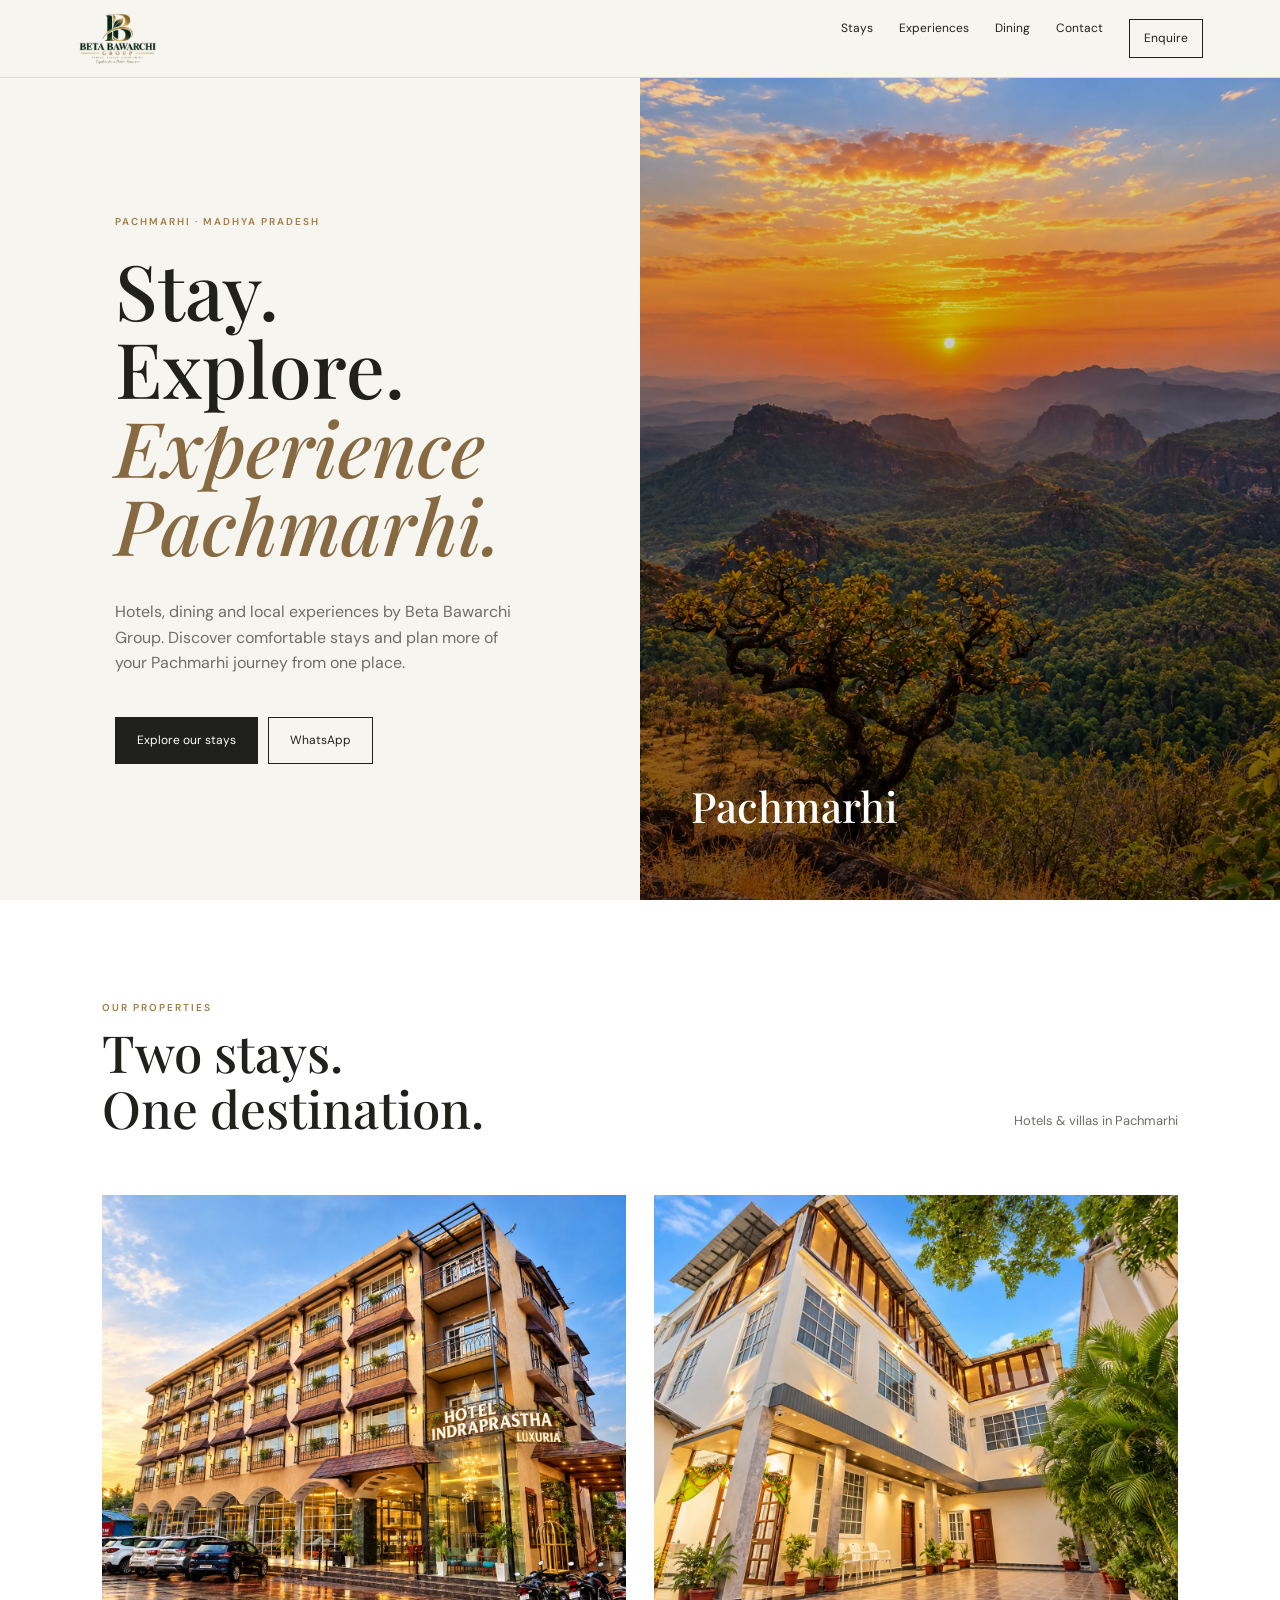
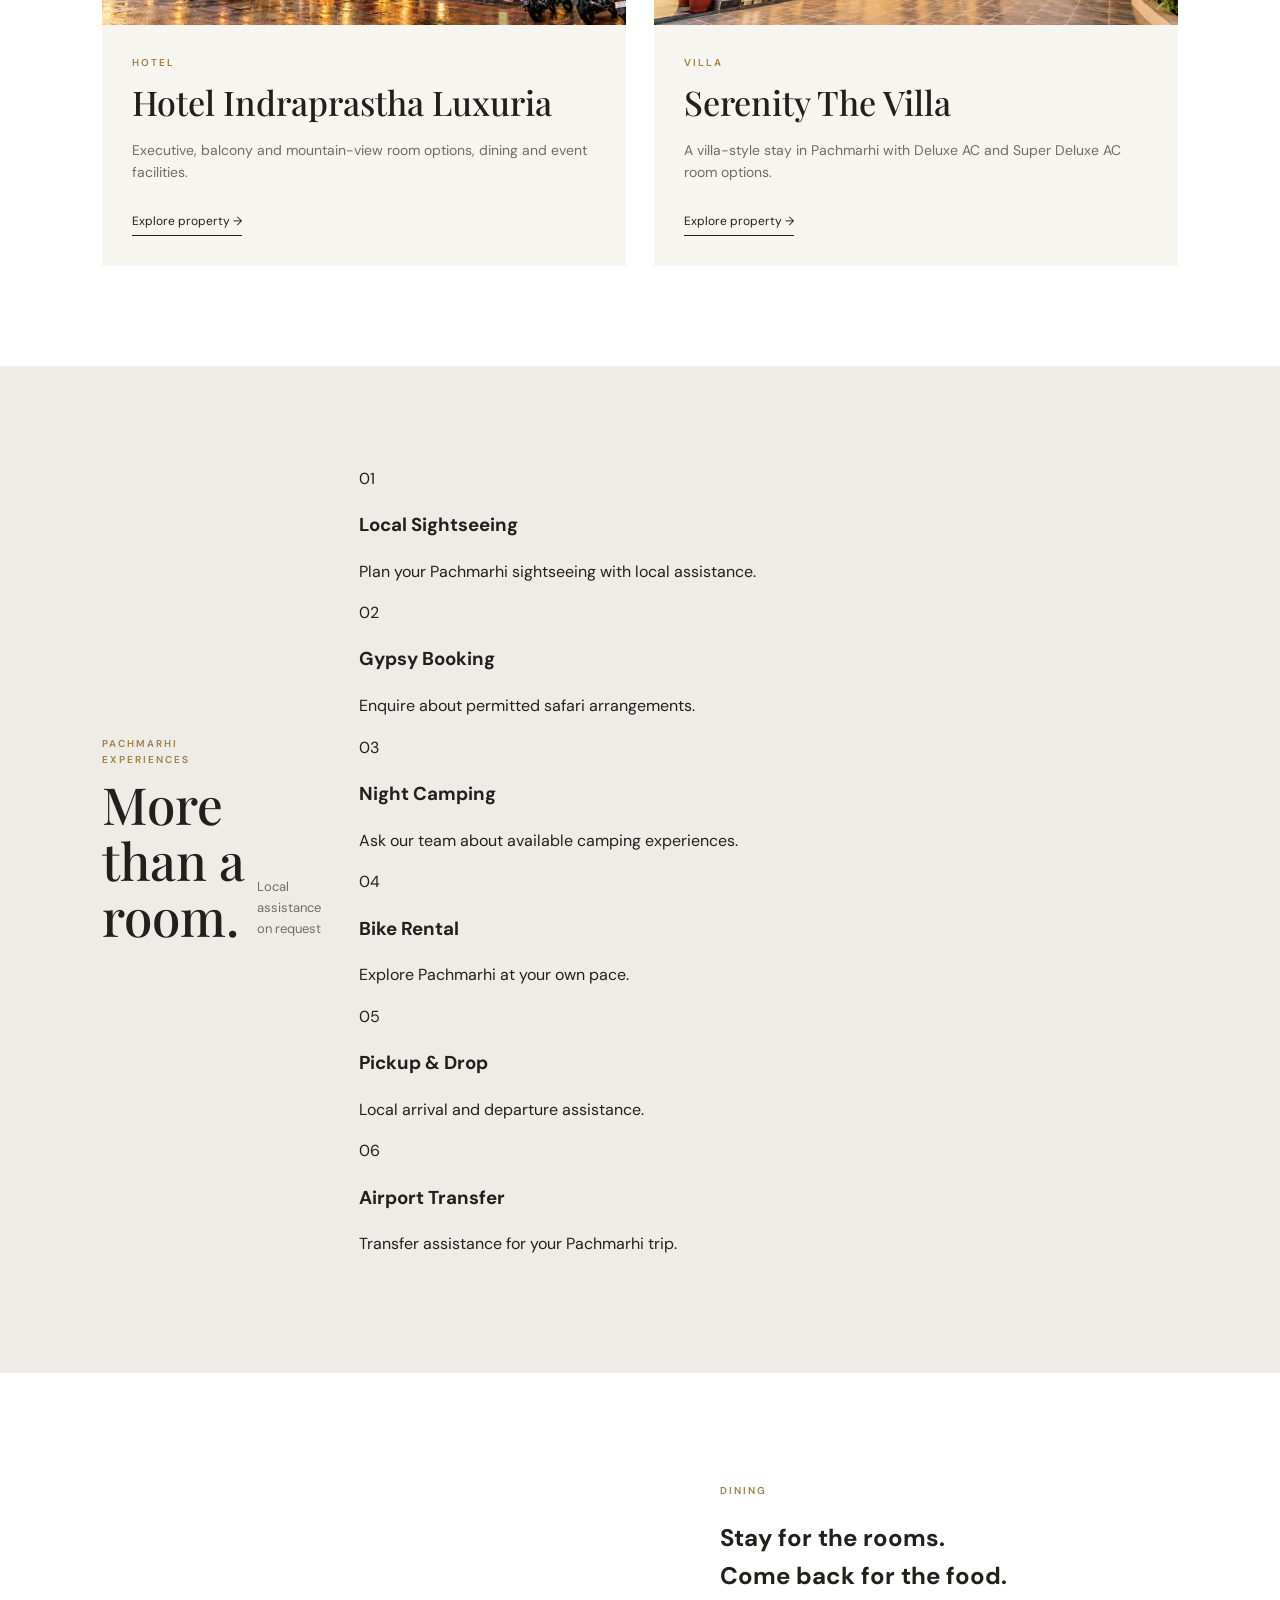
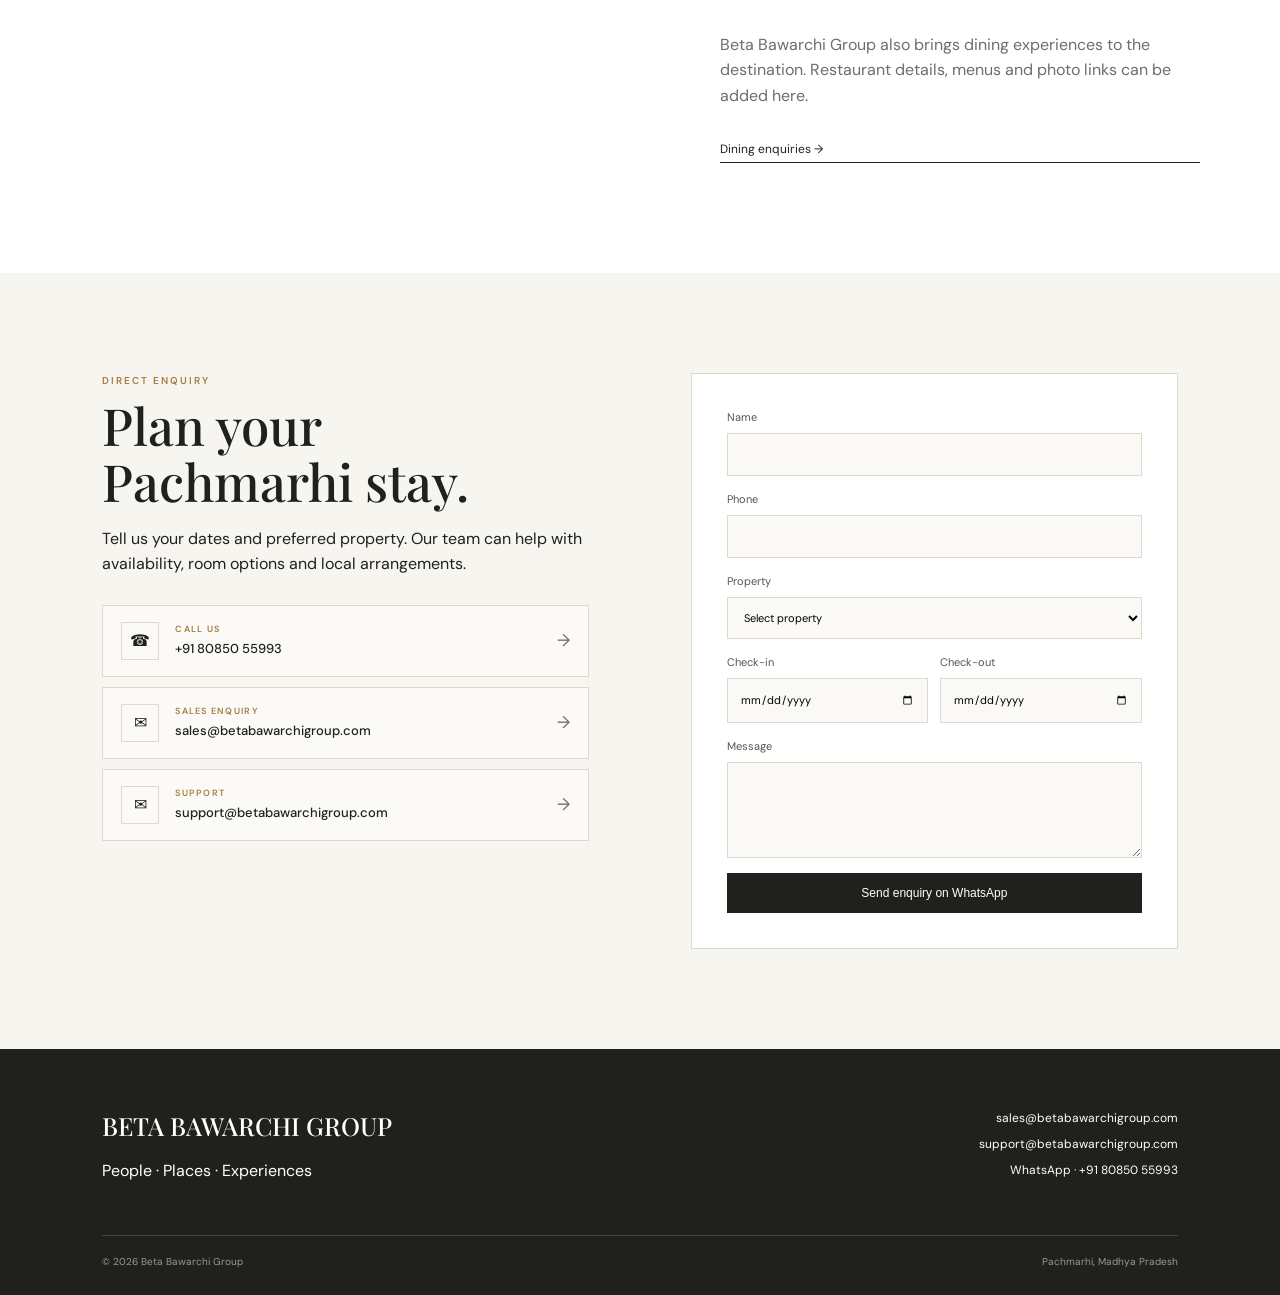
<file: index.html>
<!doctype html>
<html lang="en">

<head>

    <meta charset="utf-8">

    <meta
        name="viewport"
        content="width=device-width, initial-scale=1"
    >

    <title>
        Hotels in Pachmarhi, Madhya Pradesh | Beta Bawarchi Group
    </title>

    <meta
        name="description"
        content="Hotels and stays in Pachmarhi, Madhya Pradesh with Beta Bawarchi Group. Explore Hotel Indraprastha Luxuria, Serenity The Villa, dining and local experiences."
    >

    <meta
        name="robots"
        content="index,follow"
    >

    <link
        rel="canonical"
        href="https://betabawarchigroup.com/"
    >
    <script type="application/ld+json">
{
  "@context": "https://schema.org",
  "@type": "Organization",
  "name": "Beta Bawarchi Group",
  "url": "https://betabawarchigroup.com/",
  "logo": "https://betabawarchigroup.com/images/logo.png",
  "email": "sales@betabawarchigroup.com",
  "telephone": "+91-80850-55993",
  "address": {
    "@type": "PostalAddress",
    "addressLocality": "Pachmarhi",
    "addressRegion": "Madhya Pradesh",
    "postalCode": "461881",
    "addressCountry": "IN"
  }
}
</script>


    <!-- =====================================================
         GOOGLE FONTS
    ====================================================== -->

    <link
        rel="preconnect"
        href="https://fonts.googleapis.com"
    >

    <link
        rel="preconnect"
        href="https://fonts.gstatic.com"
        crossorigin
    >

    <link
        href="https://fonts.googleapis.com/css2?family=DM+Sans:wght@400;500;600&family=Playfair+Display:wght@500;600&display=swap"
        rel="stylesheet"
    >


    <!-- =====================================================
         MAIN CSS
    ====================================================== -->

    <link
        rel="stylesheet"
        href="styles.css"
    >

</head>


<body>


    <!-- =====================================================
         HEADER
    ====================================================== -->

    <header class="header">

        <a
            class="brand"
            href="/"
        >

            <img
                src="images/logo.png"
                alt="Beta Bawarchi Group"
                class="brand-logo"
            >

        </a>


        <!-- Navigation -->

        <nav class="nav">

            <a href="#properties">
                Stays
            </a>

            <a href="experiences/">
                Experiences
            </a>

            <a href="#dining">
                Dining
            </a>

            <a href="#contact">
                Contact
            </a>

            <a
                class="cta"
                href="#enquiry"
            >
                Enquire
            </a>

        </nav>

    </header>



    <!-- =====================================================
         MAIN CONTENT
    ====================================================== -->

    <main>


        <!-- =================================================
             HERO SECTION
        ================================================== -->

        <section class="hero">


            <div class="hero-copy">

                <div class="eyebrow">
                    PACHMARHI · MADHYA PRADESH
                </div>


                <h1>

                    Stay. Explore.<br>

                    <em>
                        Experience Pachmarhi.
                    </em>

                </h1>


                <p>
                    Hotels, dining and local experiences by Beta
                    Bawarchi Group. Discover comfortable stays and
                    plan more of your Pachmarhi journey from one place.
                </p>


                <div class="buttons">


                    <a
                        class="btn dark"
                        href="#properties"
                    >
                        Explore our stays
                    </a>


                    <a
                        class="btn"
                        href="https://wa.me/918085055993?text=Hello%20Beta%20Bawarchi%20Group%2C%20I%20would%20like%20to%20make%20a%20booking%20enquiry."
                        target="_blank"
                    >
                        WhatsApp
                    </a>


                </div>

            </div>


            <!-- Hero Image -->

             <div class="hero-img">

    <div
        class="hero-slide active"
        style="background-image: url('images/Hero-slide/Destination-1-web.webp');"
    ></div>

    <div
        class="hero-slide"
        style="background-image: url('images/Hero-slide/Destination-2-web.webp');"
    ></div>

    <div
        class="hero-slide"
        style="background-image: url('images/Hero-slide/Destination-3-web.webp');"
    ></div>

    <span>
        Pachmarhi
    </span>

</div>

        </section>



        <!-- =================================================
             OUR PROPERTIES
        ================================================== -->

        <section
            class="section white"
            id="properties"
        >


            <div class="section-head">


                <div>

                    <div class="kicker">
                        OUR PROPERTIES
                    </div>


                    <h2>
                        Two stays.<br>
                        One destination.
                    </h2>

                </div>


                <p>
                    Hotels & villas in Pachmarhi
                </p>


            </div>



            <div class="property-grid">


                <!-- =================================================
                     HOTEL INDRAPRASTHA
                ================================================== -->

                <article class="property-card">


                    <div class="card-img indraprastha"></div>


                    <div class="card-body">


                        <div class="kicker">
                            HOTEL
                        </div>


                        <h3>
                            Hotel Indraprastha Luxuria
                        </h3>


                        <p>
                            Executive, balcony and mountain-view
                            room options, dining and event facilities.
                        </p>


                        <a
                            class="link"
                            href="hotel-indraprastha-pachmarhi/"
                        >
                            Explore property →
                        </a>


                    </div>


                </article>



                <!-- =================================================
                     SERENITY THE VILLA
                ================================================== -->

                <article class="property-card">


                    <div class="card-img serenity"></div>


                    <div class="card-body">


                        <div class="kicker">
                            VILLA
                        </div>


                        <h3>
                            Serenity The Villa
                        </h3>


                        <p>
                            A villa-style stay in Pachmarhi with
                            Deluxe AC and Super Deluxe AC room options.
                        </p>


                        <a
                            class="link"
                            href="serenity-the-villa-pachmarhi/"
                        >
                            Explore property →
                        </a>


                    </div>


                </article>


            </div>


        </section>



        <!-- =================================================
             PACHMARHI EXPERIENCES
        ================================================== -->

        <section
            class="section experiences"
            id="experiences"
        >


            <div class="section-head">


                <div>

                    <div class="kicker">
                        PACHMARHI EXPERIENCES
                    </div>


                    <h2>
                        More than a room.
                    </h2>

                </div>


                <p>
                    Local assistance on request
                </p>


            </div>



            <div class="experience-grid">


                <!-- Experience 01 -->

                <div class="experience">

                    <span>
                        01
                    </span>


                    <h3>
                        Local Sightseeing
                    </h3>


                    <p>
                        Plan your Pachmarhi sightseeing with
                        local assistance.
                    </p>

                </div>



                <!-- Experience 02 -->

                <div class="experience">

                    <span>
                        02
                    </span>


                    <h3>
                        Gypsy Booking
                    </h3>


                    <p>
                        Enquire about permitted safari arrangements.
                    </p>

                </div>



                <!-- Experience 03 -->

                <div class="experience">

                    <span>
                        03
                    </span>


                    <h3>
                        Night Camping
                    </h3>


                    <p>
                        Ask our team about available camping
                        experiences.
                    </p>

                </div>



                <!-- Experience 04 -->

                <div class="experience">

                    <span>
                        04
                    </span>


                    <h3>
                        Bike Rental
                    </h3>


                    <p>
                        Explore Pachmarhi at your own pace.
                    </p>

                </div>



                <!-- Experience 05 -->

                <div class="experience">

                    <span>
                        05
                    </span>


                    <h3>
                        Pickup & Drop
                    </h3>


                    <p>
                        Local arrival and departure assistance.
                    </p>

                </div>



                <!-- Experience 06 -->

                <div class="experience">

                    <span>
                        06
                    </span>


                    <h3>
                        Airport Transfer
                    </h3>


                    <p>
                        Transfer assistance for your Pachmarhi trip.
                    </p>

                </div>


            </div>


        </section>



        <!-- =================================================
             DINING
        ================================================== -->

        <section
            class="dining"
            id="dining"
        >


            <div class="dining-img"></div>


            <div class="dining-copy">


                <div class="kicker">
                    DINING
                </div>


                <h2>
                    Stay for the rooms.<br>
                    Come back for the food.
                </h2>


                <p>
                    Beta Bawarchi Group also brings dining experiences
                    to the destination. Restaurant details, menus and
                    photo links can be added here.
                </p>


                <a
                    class="link"
                    href="mailto:sales@betabawarchigroup.com?subject=Dining%20Enquiry"
                >
                    Dining enquiries →
                </a>


            </div>


        </section>



        <!-- =================================================
             DIRECT ENQUIRY
        ================================================== -->

        <section
            class="section enquiry"
            id="enquiry"
        >


            <!-- Contact Information -->

            <div>


                <div class="kicker">
                    DIRECT ENQUIRY
                </div>


                <h2>
                    Plan your<br>
                    Pachmarhi stay.
                </h2>


                <p>
                    Tell us your dates and preferred property.
                    Our team can help with availability, room
                    options and local arrangements.
                </p>


                <div class="contact-actions">

    <a
        class="contact-action"
        href="tel:+918085055993"
    >
        <span class="contact-icon">☎</span>

        <span class="contact-action-text">
            <small>CALL US</small>
            <strong>+91 80850 55993</strong>
        </span>

        <span class="contact-arrow">→</span>
    </a>


    <a
        class="contact-action"
        href="mailto:sales@betabawarchigroup.com"
    >
        <span class="contact-icon">✉</span>

        <span class="contact-action-text">
            <small>SALES ENQUIRY</small>
            <strong>sales@betabawarchigroup.com</strong>
        </span>

        <span class="contact-arrow">→</span>
    </a>


    <a
        class="contact-action"
        href="mailto:support@betabawarchigroup.com"
    >
        <span class="contact-icon">✉</span>

        <span class="contact-action-text">
            <small>SUPPORT</small>
            <strong>support@betabawarchigroup.com</strong>
        </span>

        <span class="contact-arrow">→</span>
    </a>

     </div>
     </div>



            <!-- Booking Enquiry Form -->

            <form
                class="form"
                onsubmit="sendWhatsApp(event)"
            >


                <label>

                    Name

                    <input
                        id="name"
                        required
                    >

                </label>



                <label>

                    Phone

                    <input
                        id="phone"
                        required
                    >

                </label>



                <label>

                    Property

                    <select
                        id="property"
                        required
                    >

                        <option value="">
                            Select property
                        </option>


                        <option>
                            Hotel Indraprastha Luxuria
                        </option>


                        <option>
                            Serenity The Villa
                        </option>

                    </select>

                </label>



                <div class="two">


                    <label>

                        Check-in

                        <input
                            id="checkin"
                            type="date"
                            required
                        >

                    </label>


                    <label>

                        Check-out

                        <input
                            id="checkout"
                            type="date"
                            required
                        >

                    </label>


                </div>



                <label>

                    Message

                    <textarea
                        id="message"
                        rows="4"
                    ></textarea>

                </label>



                <button
                    class="btn dark full"
                >
                    Send enquiry on WhatsApp
                </button>


            </form>


        </section>


    </main>



    <!-- =====================================================
         FOOTER
    ====================================================== -->

    <footer
        class="footer"
        id="contact"
    >


        <!-- Footer Brand -->

        <div>


            <div class="footer-brand">
                BETA BAWARCHI GROUP
            </div>


            <p>
                People · Places · Experiences
            </p>


        </div>



        <!-- Footer Contact -->

        <div class="footer-contact">


            <a href="mailto:sales@betabawarchigroup.com">
                sales@betabawarchigroup.com
            </a>


            <a href="mailto:support@betabawarchigroup.com">
                support@betabawarchigroup.com
            </a>


            <a
                href="https://wa.me/918085055993"
                target="_blank"
            >
                WhatsApp · +91 80850 55993
            </a>


        </div>



        <!-- Footer Bottom -->

        <div class="footer-bottom">


            <span>
                © 2026 Beta Bawarchi Group
            </span>


            <span>
                Pachmarhi, Madhya Pradesh
            </span>


        </div>


    </footer>



    <!-- =====================================================
         JAVASCRIPT
    ====================================================== -->

    <script src="script.js"></script>


</body>

</html>
</file>
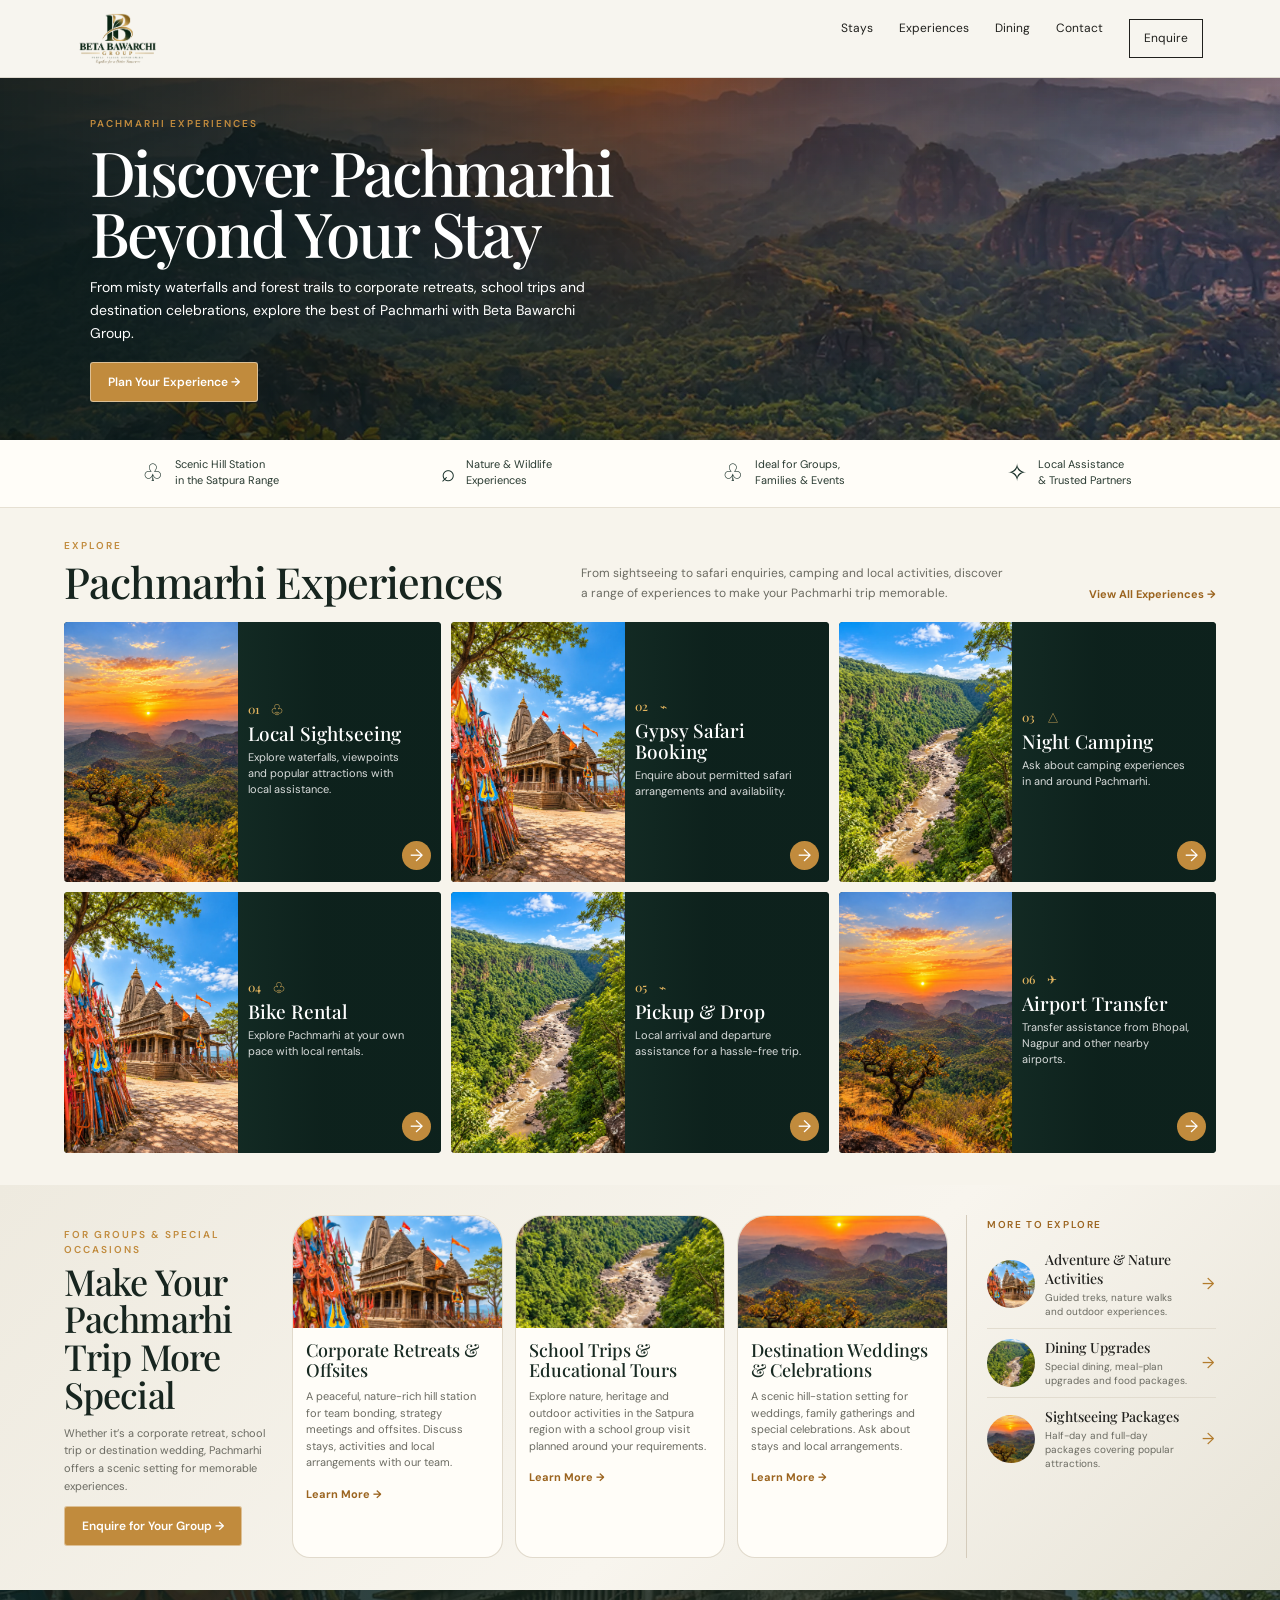
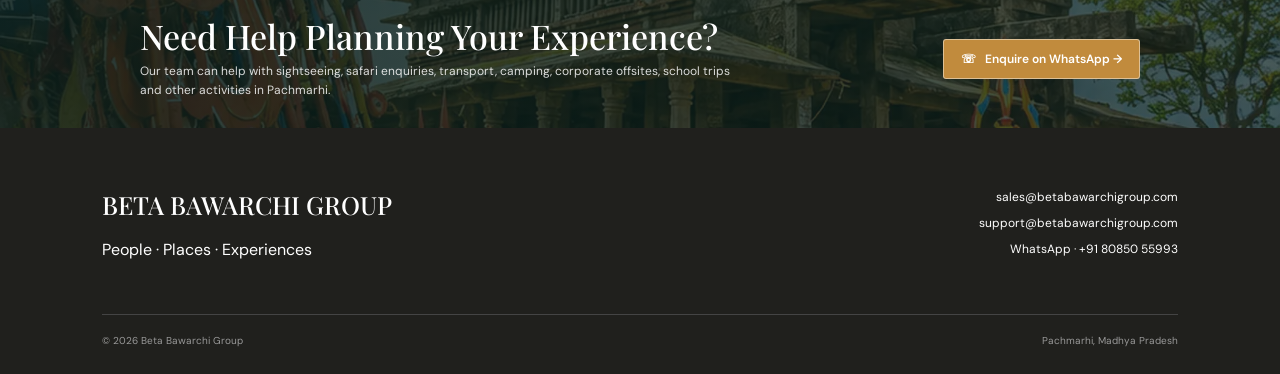
<file: experiences/index.html>
<!DOCTYPE html>
<html lang="en">
<head>
  <meta charset="UTF-8">
  <meta name="viewport" content="width=device-width, initial-scale=1">

  <title>Pachmarhi Experiences, Sightseeing &amp; Group Trips | Beta Bawarchi Group</title>
  <meta name="description" content="Discover Pachmarhi sightseeing, gypsy safari enquiries, camping, corporate retreats, school trips, destination weddings, dining and outdoor experiences with Beta Bawarchi Group.">
  <meta name="robots" content="index,follow">
  <link rel="canonical" href="https://betabawarchigroup.com/experiences/">
  <meta name="theme-color" content="#f7f4ec">
  <meta property="og:type" content="website">
  <meta property="og:title" content="Discover Pachmarhi Beyond Your Stay | Beta Bawarchi Group">
  <meta property="og:description" content="Explore sightseeing, nature, corporate retreats, school trips and destination celebrations in Pachmarhi, Madhya Pradesh.">
  <meta property="og:url" content="https://betabawarchigroup.com/experiences/">
  <meta property="og:image" content="https://betabawarchigroup.com/images/Hero-slide/Destination-1-web.webp">

  <script type="application/ld+json">
  {
    "@context":"https://schema.org",
    "@type":"CollectionPage",
    "name":"Pachmarhi Experiences",
    "url":"https://betabawarchigroup.com/experiences/",
    "description":"Sightseeing, outdoor activities, corporate retreats, school trips, destination celebrations, dining and transport enquiries in Pachmarhi.",
    "isPartOf":{
      "@type":"WebSite",
      "name":"Beta Bawarchi Group",
      "url":"https://betabawarchigroup.com/"
    },
    "publisher":{
      "@type":"Organization",
      "name":"Beta Bawarchi Group",
      "url":"https://betabawarchigroup.com/",
      "telephone":"+91-80850-55993",
      "email":"sales@betabawarchigroup.com"
    }
  }
  </script>

  <link rel="preconnect" href="https://fonts.googleapis.com">
  <link rel="preconnect" href="https://fonts.gstatic.com" crossorigin>
  <link href="https://fonts.googleapis.com/css2?family=DM+Sans:wght@400;500;600;700&family=Playfair+Display:wght@400;500;600;700&display=swap" rel="stylesheet">
  <link rel="stylesheet" href="../styles.css">

  <style>
    :root {
      --exp-forest: #142c25;
      --exp-deep: #0d211c;
      --exp-gold: #c18b3d;
      --exp-cream: #f7f4ec;
      --exp-muted: #6b6b62;
    }

    body { background: var(--exp-cream); }

    /* Cinematic hero */
    .exp-hero {
      min-height: 280px;
      display: flex;
      align-items: center;
      padding: 38px max(7%, calc((100% - 1320px) / 2));
      color: #fff;
      background:
        linear-gradient(90deg, rgba(7,22,20,.88), rgba(7,22,20,.58) 47%, rgba(7,22,20,.08)),
        url("../images/Hero-slide/Destination-1-web.webp") center 48% / cover;
    }

    .exp-hero-copy { max-width: 590px; }
    .exp-kicker {
      text-transform: uppercase;
      letter-spacing: .2em;
      font: 600 10px/1.5 "DM Sans", sans-serif;
      color: var(--exp-gold);
    }

    .exp-hero h1 {
      margin: 10px 0 12px;
      color: #fff;
      font: 500 clamp(38px, 5vw, 62px)/.99 "Playfair Display", Georgia, serif;
      letter-spacing: -.035em;
    }

    .exp-hero p {
      max-width: 520px;
      font-size: 14px;
      line-height: 1.65;
      margin: 0 0 17px;
    }

    .exp-button {
      display: inline-flex;
      align-items: center;
      gap: 10px;
      padding: 11px 17px;
      color: #fff;
      background: var(--exp-gold);
      border: 1px solid rgba(255,255,255,.45);
      border-radius: 3px;
      text-decoration: none;
      font: 600 12px "DM Sans", sans-serif;
      transition: transform .2s ease, background .2s ease;
    }

    .exp-button:hover {
      transform: translateY(-2px);
      background: #a8732b;
    }

    /* Benefits strip */
    .exp-benefits {
      display: grid;
      grid-template-columns: repeat(4, 1fr);
      gap: 18px;
      padding: 16px 6%;
      background: #fffdf8;
      border-bottom: 1px solid #e6e0d3;
    }

    .exp-benefit {
      display: flex;
      justify-content: center;
      align-items: center;
      gap: 11px;
      color: #293a31;
      font-size: 11px;
      line-height: 1.45;
    }

    .exp-symbol { font-size: 24px; color: var(--exp-forest); }

    /* Main experiences */
    .exp-main { padding: 30px 5% 32px; }

    .exp-section-head {
      max-width: 1380px;
      margin: 0 auto 18px;
      display: flex;
      align-items: end;
      justify-content: space-between;
      gap: 24px;
    }

    .exp-section-head h2,
    .exp-occasion-intro h2 {
      font: 500 clamp(29px, 3.4vw, 43px)/1.05 "Playfair Display", Georgia, serif;
      letter-spacing: -.025em;
      margin: 6px 0 0;
      color: #17251f;
    }

    .exp-section-head p {
      max-width: 430px;
      margin: 0;
      font-size: 12px;
      line-height: 1.65;
      color: var(--exp-muted);
    }

    .exp-text-link {
      color: #9b641f;
      text-decoration: none;
      white-space: nowrap;
      font-size: 11px;
      font-weight: 700;
    }

    .exp-text-link:hover { text-decoration: underline; }

    .exp-feature-grid {
      max-width: 1380px;
      margin: auto;
      display: grid;
      grid-template-columns: repeat(3, minmax(0, 1fr));
      gap: 10px;
    }

    .exp-feature {
      min-height: 142px;
      display: grid;
      grid-template-columns: 46% 54%;
      position: relative;
      overflow: hidden;
      background: var(--exp-forest);
      border-radius: 4px;
      color: #fff;
      isolation: isolate;
    }

    .exp-feature::after {
      content: "";
      position: absolute;
      z-index: -1;
      inset: 0 0 0 40%;
      background: linear-gradient(90deg, transparent, rgba(13,33,28,.96) 48%);
      pointer-events: none;
    }

    .exp-feature img {
      width: 100%;
      height: 100%;
      min-height: 142px;
      object-fit: cover;
    }

    .exp-feature-copy {
      padding: 14px 26px 12px 10px;
      align-self: center;
      position: relative;
    }

    .exp-number {
      display: block;
      color: #e2b45e;
      font: 500 12px "Playfair Display", Georgia, serif;
      margin-bottom: 4px;
    }

    .exp-feature h3 {
      margin: 0 0 6px;
      color: #fff;
      font: 500 19px/1.1 "Playfair Display", Georgia, serif;
    }

    .exp-feature p {
      margin: 0 0 8px;
      color: rgba(255,255,255,.84);
      font-size: 11px;
      line-height: 1.45;
    }

    .exp-arrow {
      position: absolute;
      right: 10px;
      bottom: 12px;
      width: 29px;
      height: 29px;
      display: grid;
      place-items: center;
      border-radius: 50%;
      background: var(--exp-gold);
      color: #fff;
      text-decoration: none;
      font-size: 17px;
    }

    .exp-arrow:hover { background: #e0a94f; }

    /* Groups and special occasions */
    .exp-occasion {
      padding: 30px 5% 32px;
      background: linear-gradient(135deg, #eeeadf, #f8f5ee 58%, #e8e4d8);
    }

    .exp-occasion-layout {
      max-width: 1380px;
      margin: auto;
      display: grid;
      grid-template-columns: 210px minmax(0, 1fr) 250px;
      gap: 18px;
      align-items: stretch;
    }

    .exp-occasion-intro { padding: 12px 0; }

    .exp-occasion-intro h2 { font-size: clamp(27px, 3vw, 36px); }

    .exp-occasion-intro p {
      color: var(--exp-muted);
      font-size: 11px;
      line-height: 1.6;
    }

    .exp-occasion-cards {
      display: grid;
      grid-template-columns: repeat(3, minmax(0, 1fr));
      gap: 12px;
    }

    .exp-occasion-card {
      overflow: hidden;
      border-radius: 30px 30px 18px 18px;
      background: #fffdf8;
      border: 1px solid rgba(213,204,185,.7);
      display: flex;
      flex-direction: column;
      min-width: 0;
    }

    .exp-occasion-card img {
      width: 100%;
      height: 112px;
      object-fit: cover;
      display: block;
    }

    .exp-occasion-copy { padding: 12px 13px 14px; }

    .exp-occasion-card h3 {
      font: 500 18px/1.15 "Playfair Display", Georgia, serif;
      margin: 0 0 7px;
      color: #182a22;
    }

    .exp-occasion-card p {
      color: var(--exp-muted);
      font-size: 11px;
      line-height: 1.5;
      margin: 0 0 9px;
    }

    .exp-occasion-card a {
      color: #9b641f;
      text-decoration: none;
      font-size: 11px;
      font-weight: 700;
    }

    .exp-occasion-card a:hover { text-decoration: underline; }

    /* Additional services */
    .exp-more {
      border-left: 1px solid #d4cbbb;
      padding-left: 20px;
    }

    .exp-more h3 {
      margin: 3px 0 10px;
      font: 600 10px "DM Sans", sans-serif;
      letter-spacing: .16em;
      text-transform: uppercase;
      color: #9b641f;
    }

    .exp-more-item {
      display: grid;
      grid-template-columns: 48px minmax(0, 1fr) 14px;
      gap: 10px;
      align-items: center;
      padding: 9px 0;
      border-bottom: 1px solid #e2dccf;
      text-decoration: none;
      color: inherit;
    }

    .exp-more-item:last-child { border-bottom: 0; }

    .exp-more-item img {
      width: 48px;
      height: 48px;
      border-radius: 50%;
      object-fit: cover;
    }

    .exp-more-item strong {
      display: block;
      font: 500 14px "Playfair Display", Georgia, serif;
      margin-bottom: 3px;
    }

    .exp-more-item small {
      display: block;
      font-size: 10px;
      line-height: 1.4;
      color: var(--exp-muted);
    }

    .exp-more-arrow { color: #b27b2c; }

    /* WhatsApp call to action */
    .exp-cta {
      padding: 28px 6%;
      color: #fff;
      background:
        linear-gradient(90deg, rgba(10,31,27,.88), rgba(10,31,27,.72)),
        url("../images/Hero-slide/Destination-2-web.webp") center 55% / cover;
    }

    .exp-cta-inner {
      max-width: 1000px;
      margin: auto;
      display: flex;
      align-items: center;
      justify-content: space-between;
      gap: 24px;
    }

    .exp-cta h2 {
      margin: 0 0 6px;
      font: 500 clamp(24px, 3vw, 34px)/1.1 "Playfair Display", Georgia, serif;
      color: #fff;
    }

    .exp-cta p {
      margin: 0;
      max-width: 600px;
      color: rgba(255,255,255,.84);
      font-size: 12px;
      line-height: 1.6;
    }

    .exp-cta .exp-button { white-space: nowrap; }

    @media (max-width: 1100px) {
      .exp-occasion-layout { grid-template-columns: 180px minmax(0, 1fr); }
      .exp-more {
        grid-column: 1 / -1;
        border-left: 0;
        border-top: 1px solid #d4cbbb;
        padding: 16px 0 0;
      }
      .exp-more-list {
        display: grid;
        grid-template-columns: repeat(3, minmax(0,1fr));
        gap: 15px;
      }
      .exp-more-item { border-bottom: 0; }
      .exp-feature-grid { grid-template-columns: repeat(2, minmax(0,1fr)); }
    }

    @media (max-width: 700px) {
      .exp-hero { min-height: 300px; padding: 34px 6%; background-position: 58% center; }
      .exp-hero h1 { font-size: clamp(37px, 10vw, 52px); }
      .exp-hero p { font-size: 13px; }
      .exp-benefits { grid-template-columns: repeat(2, 1fr); gap: 15px 8px; padding: 16px 5%; }
      .exp-benefit { justify-content: flex-start; font-size: 10px; }
      .exp-symbol { font-size: 20px; }
      .exp-main { padding: 28px 5%; }
      .exp-section-head { display: block; }
      .exp-section-head p { margin-top: 12px; }
      .exp-text-link { display: inline-block; margin-top: 12px; }
      .exp-feature-grid { grid-template-columns: 1fr; gap: 10px; }
      .exp-feature { min-height: 150px; grid-template-columns: 42% 58%; }
      .exp-feature img { min-height: 150px; }
      .exp-feature-copy { padding: 12px 26px 12px 10px; }
      .exp-feature h3 { font-size: 18px; }
      .exp-occasion { padding: 28px 5%; }
      .exp-occasion-layout { grid-template-columns: 1fr; gap: 20px; }
      .exp-occasion-intro h2 { max-width: 370px; }
      .exp-occasion-cards { grid-template-columns: 1fr; }
      .exp-occasion-card {
        display: grid;
        grid-template-columns: 38% 62%;
        border-radius: 18px;
      }
      .exp-occasion-card img { height: 100%; min-height: 155px; }
      .exp-occasion-copy { padding: 14px 12px; }
      .exp-occasion-card h3 { font-size: 17px; }
      .exp-more-list { grid-template-columns: 1fr; gap: 0; }
      .exp-more-item { border-bottom: 1px solid #e2dccf; }
      .exp-cta-inner { display: block; }
      .exp-cta .exp-button { margin-top: 17px; }
    }

    @media (prefers-reduced-motion: reduce) {
      .exp-button { transition: none; }
    }
  </style>
</head>

<body>

<header class="header">
  <a class="brand" href="../index.html" aria-label="Beta Bawarchi Group home">
    <img src="../images/logo.png" alt="Beta Bawarchi Group" class="brand-logo">
  </a>

  <nav class="nav" aria-label="Main navigation">
    <a href="../index.html#properties">Stays</a>
    <a href="./" aria-current="page">Experiences</a>
    <a href="../index.html#dining">Dining</a>
    <a href="../index.html#contact">Contact</a>
    <a class="cta" href="../index.html#enquiry">Enquire</a>
  </nav>
</header>

<main>

  <!-- HERO -->
  <section class="exp-hero">
    <div class="exp-hero-copy">
      <div class="exp-kicker">Pachmarhi Experiences</div>
      <h1>Discover Pachmarhi<br>Beyond Your Stay</h1>
      <p>From misty waterfalls and forest trails to corporate retreats, school trips and destination celebrations, explore the best of Pachmarhi with Beta Bawarchi Group.</p>
      <a class="exp-button" href="#experiences">Plan Your Experience →</a>
    </div>
  </section>

  <!-- QUICK HIGHLIGHTS -->
  <section class="exp-benefits" aria-label="Pachmarhi experience highlights">
    <div class="exp-benefit"><span class="exp-symbol" aria-hidden="true">♧</span><span>Scenic Hill Station<br>in the Satpura Range</span></div>
    <div class="exp-benefit"><span class="exp-symbol" aria-hidden="true">⌕</span><span>Nature &amp; Wildlife<br>Experiences</span></div>
    <div class="exp-benefit"><span class="exp-symbol" aria-hidden="true">♧</span><span>Ideal for Groups,<br>Families &amp; Events</span></div>
    <div class="exp-benefit"><span class="exp-symbol" aria-hidden="true">✧</span><span>Local Assistance<br>&amp; Trusted Partners</span></div>
  </section>

  <!-- SIX MAIN SERVICES -->
  <section class="exp-main" id="experiences" aria-labelledby="exp-main-heading">
    <div class="exp-section-head">
      <div>
        <div class="exp-kicker">Explore</div>
        <h2 id="exp-main-heading">Pachmarhi Experiences</h2>
      </div>
      <p>From sightseeing to safari enquiries, camping and local activities, discover a range of experiences to make your Pachmarhi trip memorable.</p>
      <a class="exp-text-link" href="#more-experiences">View All Experiences →</a>
    </div>

    <div class="exp-feature-grid">

      <article class="exp-feature">
        <img src="../images/Hero-slide/Destination-1-web.webp" alt="Waterfall and forest scenery for Pachmarhi sightseeing" loading="lazy">
        <div class="exp-feature-copy"><span class="exp-number">01　♧</span><h3>Local Sightseeing</h3><p>Explore waterfalls, viewpoints and popular attractions with local assistance.</p></div>
        <a class="exp-arrow" aria-label="Enquire about local sightseeing" href="https://wa.me/918085055993?text=I%20would%20like%20to%20enquire%20about%20Pachmarhi%20sightseeing." target="_blank" rel="noopener noreferrer">→</a>
      </article>

      <article class="exp-feature">
        <img src="../images/Hero-slide/Destination-2-web.webp" alt="Forest route in the Satpura region" loading="lazy">
        <div class="exp-feature-copy"><span class="exp-number">02　⌁</span><h3>Gypsy Safari Booking</h3><p>Enquire about permitted safari arrangements and availability.</p></div>
        <a class="exp-arrow" aria-label="Enquire about gypsy safari booking" href="https://wa.me/918085055993?text=I%20would%20like%20to%20enquire%20about%20Gypsy%20safari%20booking." target="_blank" rel="noopener noreferrer">→</a>
      </article>

      <article class="exp-feature">
        <img src="../images/Hero-slide/Destination-3-web.webp" alt="Outdoor camping experiences around Pachmarhi" loading="lazy">
        <div class="exp-feature-copy"><span class="exp-number">03　△</span><h3>Night Camping</h3><p>Ask about camping experiences in and around Pachmarhi.</p></div>
        <a class="exp-arrow" aria-label="Enquire about night camping" href="https://wa.me/918085055993?text=I%20would%20like%20to%20enquire%20about%20camping%20in%20Pachmarhi." target="_blank" rel="noopener noreferrer">→</a>
      </article>

      <article class="exp-feature">
        <img src="../images/Hero-slide/Destination-2-web.webp" alt="Scenic roads for exploring Pachmarhi by bike" loading="lazy">
        <div class="exp-feature-copy"><span class="exp-number">04　♧</span><h3>Bike Rental</h3><p>Explore Pachmarhi at your own pace with local rentals.</p></div>
        <a class="exp-arrow" aria-label="Enquire about bike rental" href="https://wa.me/918085055993?text=I%20would%20like%20to%20enquire%20about%20bike%20rental%20in%20Pachmarhi." target="_blank" rel="noopener noreferrer">→</a>
      </article>

      <article class="exp-feature">
        <img src="../images/Hero-slide/Destination-3-web.webp" alt="Local road transport around Pachmarhi" loading="lazy">
        <div class="exp-feature-copy"><span class="exp-number">05　⌁</span><h3>Pickup &amp; Drop</h3><p>Local arrival and departure assistance for a hassle-free trip.</p></div>
        <a class="exp-arrow" aria-label="Enquire about pickup and drop" href="https://wa.me/918085055993?text=I%20would%20like%20to%20enquire%20about%20pickup%20and%20drop%20in%20Pachmarhi." target="_blank" rel="noopener noreferrer">→</a>
      </article>

      <article class="exp-feature">
        <img src="../images/Hero-slide/Destination-1-web.webp" alt="Travel connections for a Pachmarhi holiday" loading="lazy">
        <div class="exp-feature-copy"><span class="exp-number">06　✈</span><h3>Airport Transfer</h3><p>Transfer assistance from Bhopal, Nagpur and other nearby airports.</p></div>
        <a class="exp-arrow" aria-label="Enquire about airport transfer" href="https://wa.me/918085055993?text=I%20would%20like%20to%20enquire%20about%20airport%20transfer%20for%20Pachmarhi." target="_blank" rel="noopener noreferrer">→</a>
      </article>

    </div>
  </section>

  <!-- CORPORATE, SCHOOL AND WEDDING EXPERIENCES -->
  <section class="exp-occasion" id="more-experiences" aria-labelledby="exp-occasion-heading">
    <div class="exp-occasion-layout">

      <div class="exp-occasion-intro">
        <div class="exp-kicker">For Groups &amp; Special Occasions</div>
        <h2 id="exp-occasion-heading">Make Your Pachmarhi Trip More Special</h2>
        <p>Whether it’s a corporate retreat, school trip or destination wedding, Pachmarhi offers a scenic setting for memorable experiences.</p>
        <a class="exp-button" href="https://wa.me/918085055993?text=I%20would%20like%20to%20discuss%20a%20group%20trip%20or%20event%20in%20Pachmarhi." target="_blank" rel="noopener noreferrer">Enquire for Your Group →</a>
      </div>

      <div class="exp-occasion-cards">

        <article class="exp-occasion-card">
          <img src="../images/Hero-slide/Destination-2-web.webp" alt="Nature-rich setting for corporate retreats in Pachmarhi" loading="lazy">
          <div class="exp-occasion-copy">
            <h3>Corporate Retreats &amp; Offsites</h3>
            <p>A peaceful, nature-rich hill station for team bonding, strategy meetings and offsites. Discuss stays, activities and local arrangements with our team.</p>
            <a href="https://wa.me/918085055993?text=Please%20share%20options%20for%20a%20corporate%20retreat%20or%20offsite%20in%20Pachmarhi." target="_blank" rel="noopener noreferrer">Learn More →</a>
          </div>
        </article>

        <article class="exp-occasion-card">
          <img src="../images/Hero-slide/Destination-3-web.webp" alt="Nature and outdoor learning for school trips to Pachmarhi" loading="lazy">
          <div class="exp-occasion-copy">
            <h3>School Trips &amp; Educational Tours</h3>
            <p>Explore nature, heritage and outdoor activities in the Satpura region with a school group visit planned around your requirements.</p>
            <a href="https://wa.me/918085055993?text=Please%20share%20options%20for%20a%20school%20trip%20or%20educational%20tour%20to%20Pachmarhi." target="_blank" rel="noopener noreferrer">Learn More →</a>
          </div>
        </article>

        <article class="exp-occasion-card">
          <img src="../images/Hero-slide/Destination-1-web.webp" alt="Scenic hill station setting for destination weddings in Pachmarhi" loading="lazy">
          <div class="exp-occasion-copy">
            <h3>Destination Weddings &amp; Celebrations</h3>
            <p>A scenic hill-station setting for weddings, family gatherings and special celebrations. Ask about stays and local arrangements.</p>
            <a href="https://wa.me/918085055993?text=Please%20share%20options%20for%20a%20destination%20wedding%20or%20celebration%20in%20Pachmarhi." target="_blank" rel="noopener noreferrer">Learn More →</a>
          </div>
        </article>

      </div>

      <aside class="exp-more">
        <h3>More to Explore</h3>
        <div class="exp-more-list">

          <a class="exp-more-item" href="https://wa.me/918085055993?text=I%20would%20like%20to%20enquire%20about%20adventure%20and%20nature%20activities%20in%20Pachmarhi." target="_blank" rel="noopener noreferrer">
            <img src="../images/Hero-slide/Destination-2-web.webp" alt="" loading="lazy">
            <span><strong>Adventure &amp; Nature Activities</strong><small>Guided treks, nature walks and outdoor experiences.</small></span>
            <span class="exp-more-arrow">→</span>
          </a>

          <a class="exp-more-item" href="https://wa.me/918085055993?text=I%20would%20like%20to%20enquire%20about%20dining%20upgrades%20and%20food%20packages." target="_blank" rel="noopener noreferrer">
            <img src="../images/Hero-slide/Destination-3-web.webp" alt="" loading="lazy">
            <span><strong>Dining Upgrades</strong><small>Special dining, meal-plan upgrades and food packages.</small></span>
            <span class="exp-more-arrow">→</span>
          </a>

          <a class="exp-more-item" href="https://wa.me/918085055993?text=Please%20share%20available%20half-day%20and%20full-day%20Pachmarhi%20sightseeing%20packages." target="_blank" rel="noopener noreferrer">
            <img src="../images/Hero-slide/Destination-1-web.webp" alt="" loading="lazy">
            <span><strong>Sightseeing Packages</strong><small>Half-day and full-day packages covering popular attractions.</small></span>
            <span class="exp-more-arrow">→</span>
          </a>

        </div>
      </aside>
    </div>
  </section>

  <!-- WHATSAPP CTA -->
  <section class="exp-cta">
    <div class="exp-cta-inner">
      <div>
        <h2>Need Help Planning Your Experience?</h2>
        <p>Our team can help with sightseeing, safari enquiries, transport, camping, corporate offsites, school trips and other activities in Pachmarhi.</p>
      </div>
      <a class="exp-button" href="https://wa.me/918085055993?text=Hello%20Beta%20Bawarchi%20Group%2C%20please%20help%20me%20plan%20my%20Pachmarhi%20experience." target="_blank" rel="noopener noreferrer">☏ &nbsp; Enquire on WhatsApp →</a>
    </div>
  </section>

</main>

<footer class="footer" id="contact">
  <div>
    <div class="footer-brand">BETA BAWARCHI GROUP</div>
    <p>People · Places · Experiences</p>
  </div>

  <div class="footer-contact">
    <a href="mailto:sales@betabawarchigroup.com">sales@betabawarchigroup.com</a>
    <a href="mailto:support@betabawarchigroup.com">support@betabawarchigroup.com</a>
    <a href="https://wa.me/918085055993" target="_blank" rel="noopener noreferrer">WhatsApp · +91 80850 55993</a>
  </div>

  <div class="footer-bottom">
    <span>© 2026 Beta Bawarchi Group</span>
    <span>Pachmarhi, Madhya Pradesh</span>
  </div>
</footer>

</body>
</html>
</file>
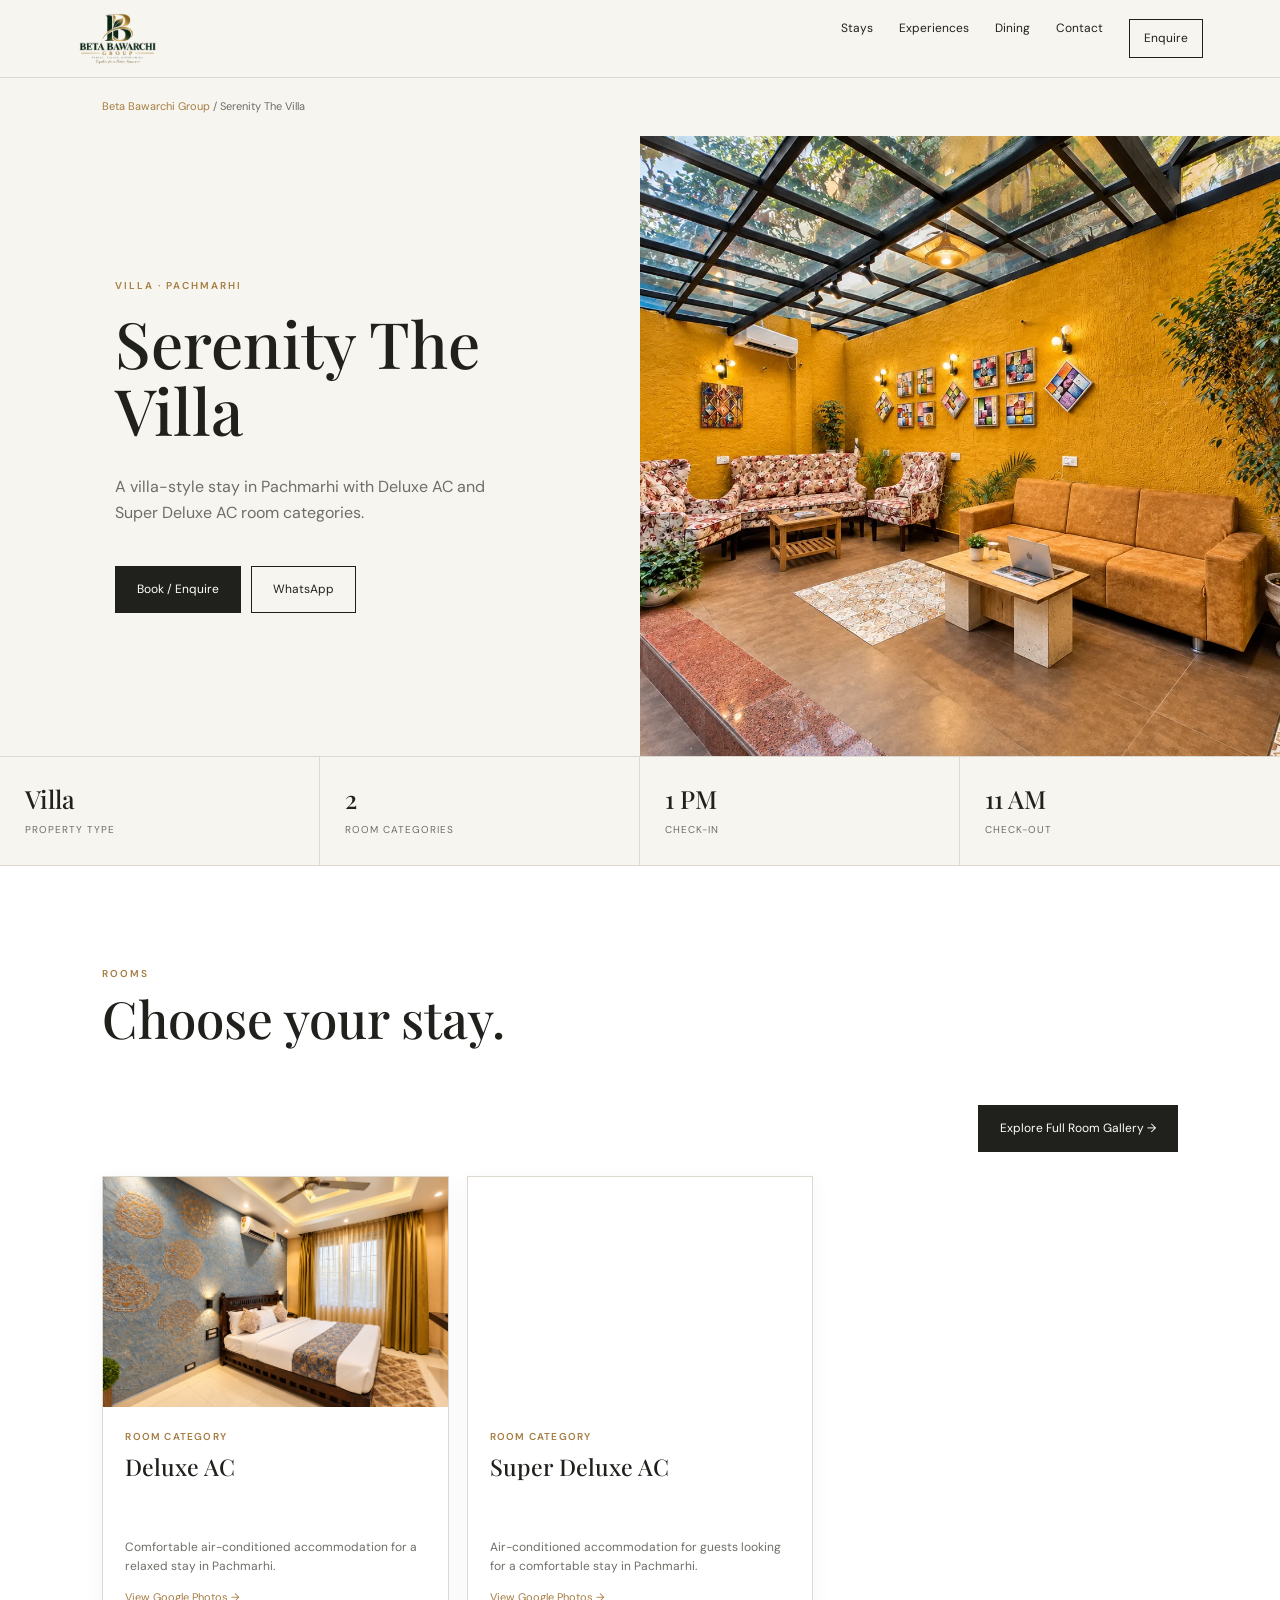
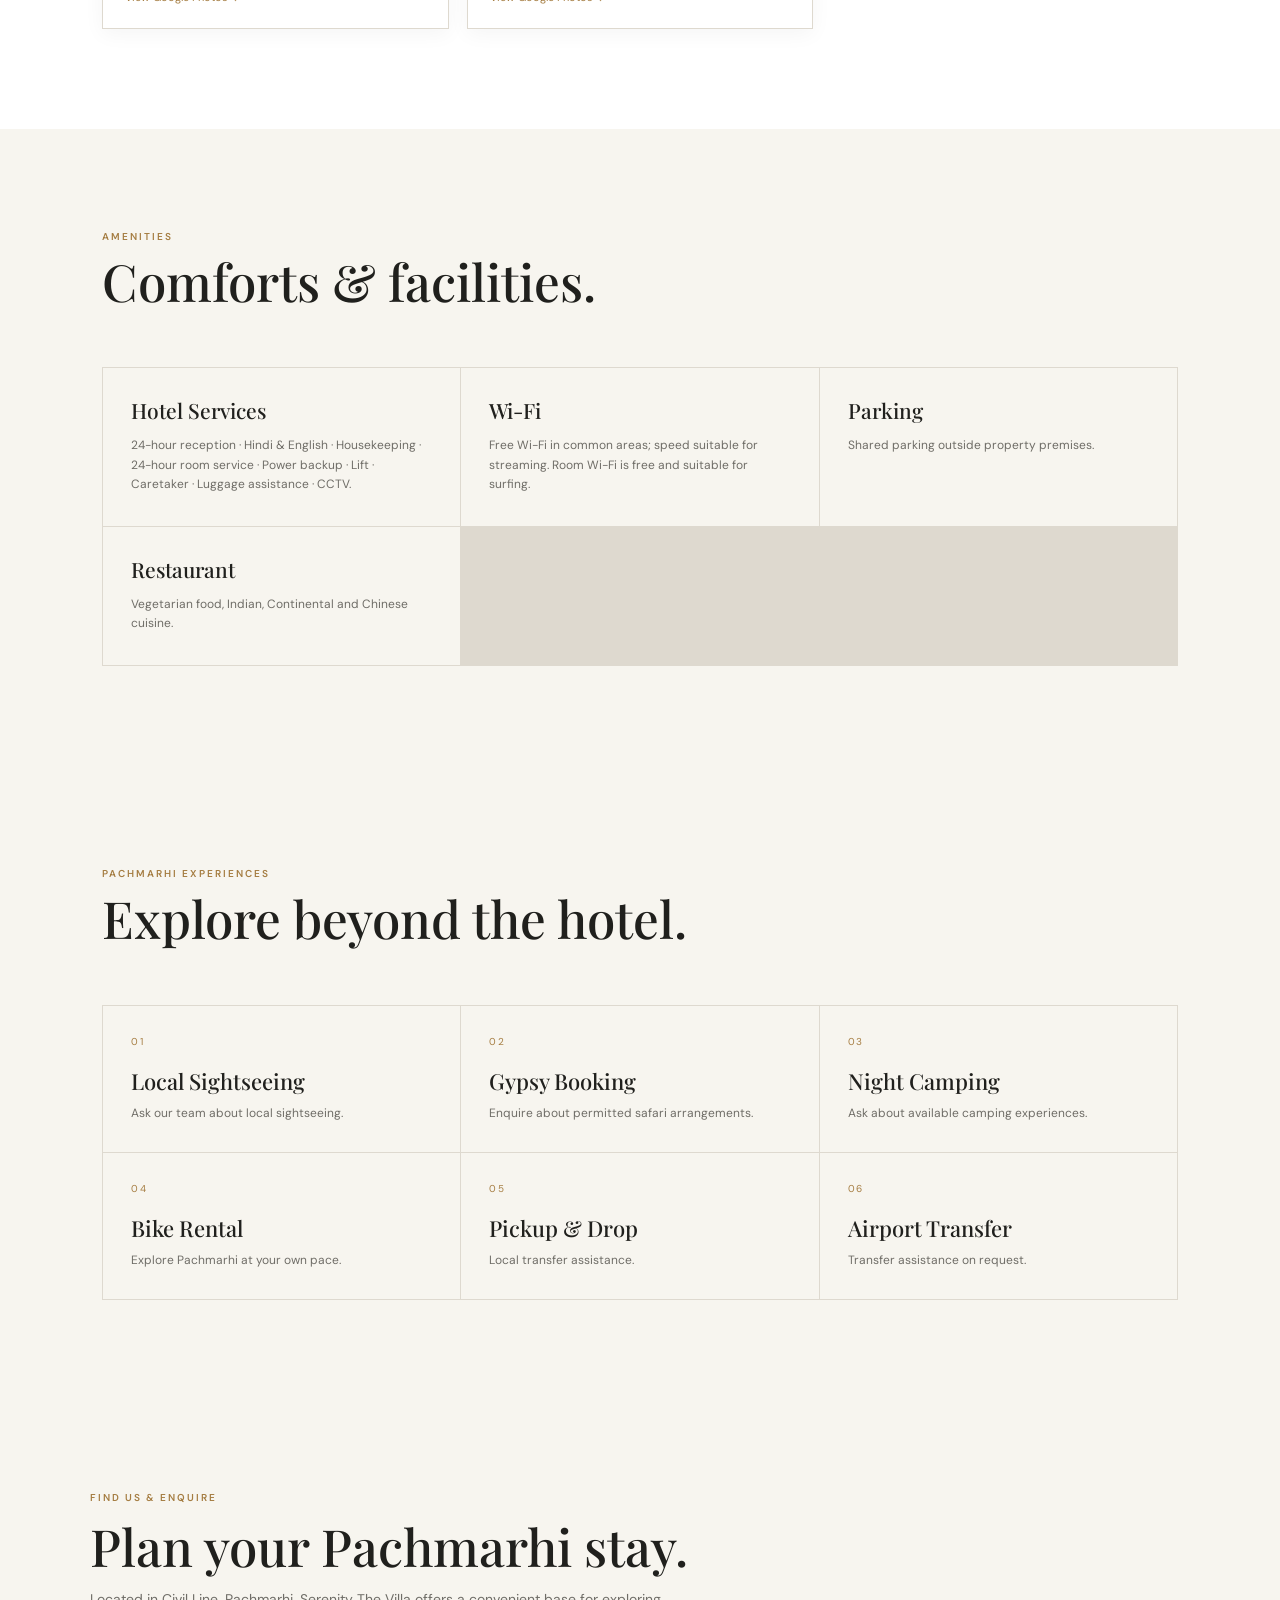
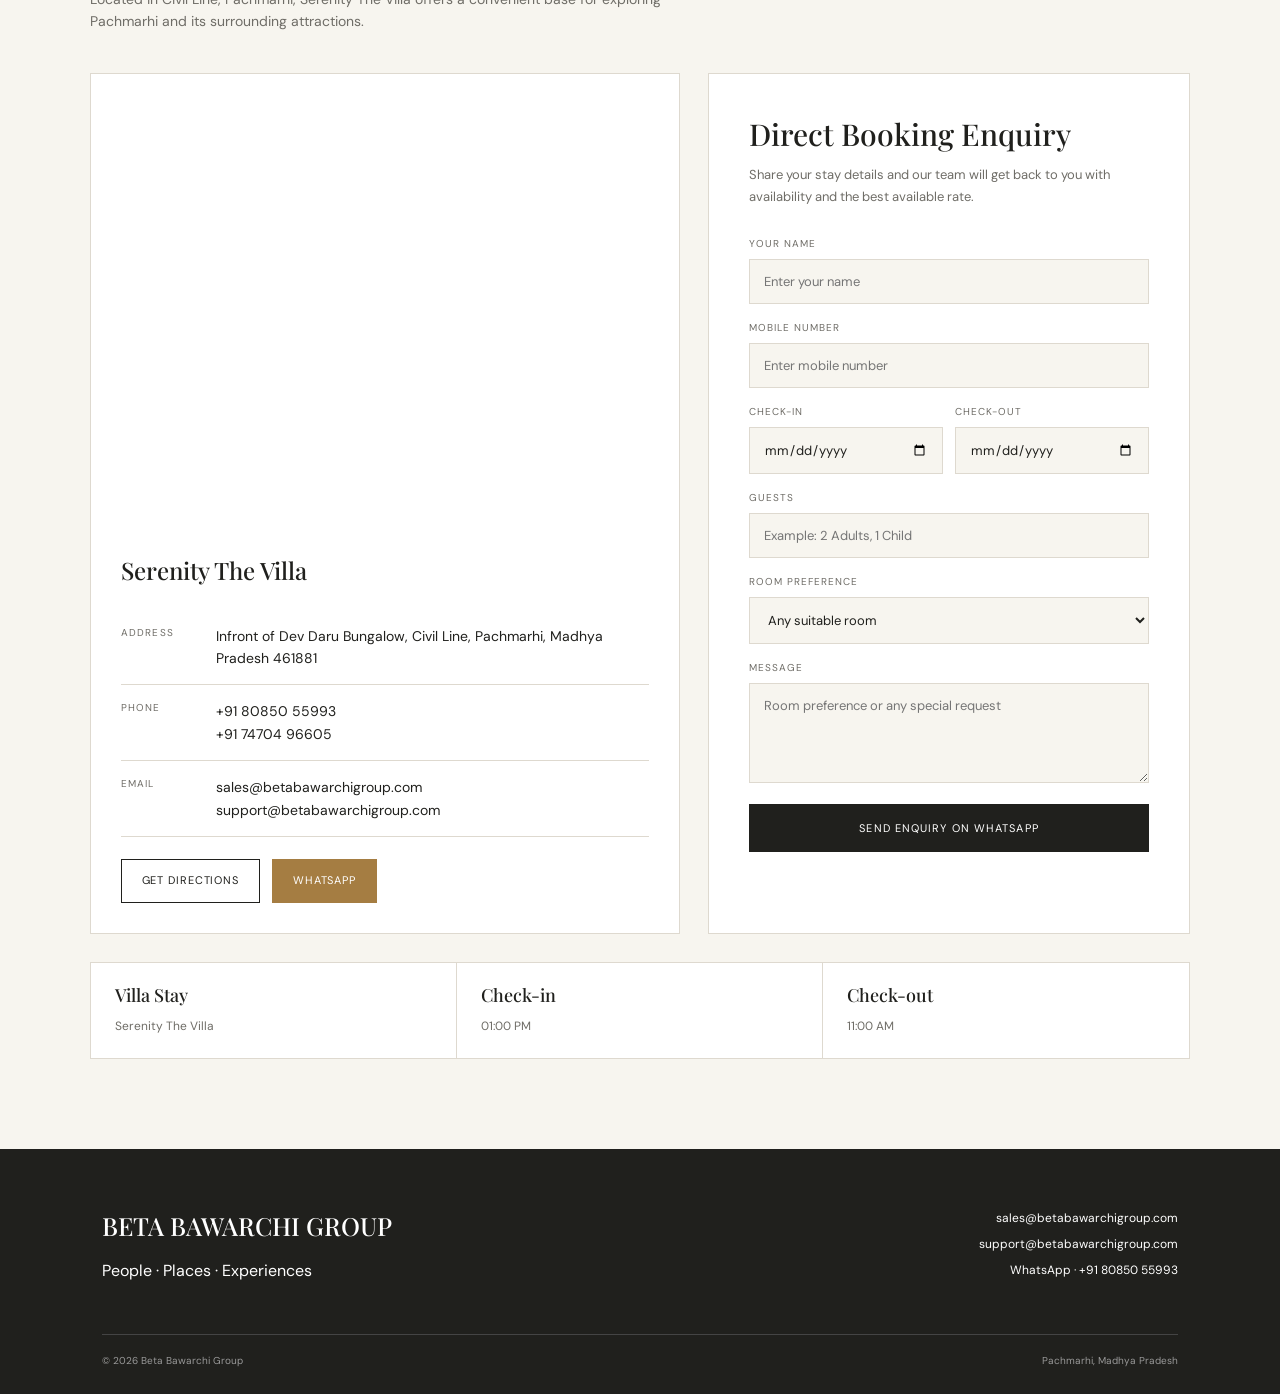
<file: serenity-the-villa-pachmarhi/index.html>
<!doctype html>
<html lang="en">

<head>

    <meta charset="utf-8">

    <meta name="viewport" content="width=device-width, initial-scale=1">


    <title>
        Serenity The Villa, Pachmarhi | Rooms, Amenities & Booking | Beta Bawarchi Group
    </title>


    <meta
        name="description"
        content="Serenity The Villa in Pachmarhi. Explore rooms, amenities, photos and direct booking enquiry with Beta Bawarchi Group."
    >

    <meta
        name="robots"
        content="index,follow"
    >


    <link
        rel="canonical"
        href="https://betabawarchigroup.com/serenity-the-villa-pachmarhi/"
    >
    <!-- Hotel Schema -->
<script type="application/ld+json">
{
  "@context": "https://schema.org",
  "@type": "Hotel",
  "@id": "https://betabawarchigroup.com/serenity-the-villa-pachmarhi/#hotel",
  "name": "Serenity The Villa by Beta Bawarchi",
  "url": "https://betabawarchigroup.com/serenity-the-villa-pachmarhi/",
  "telephone": "+91-80850-55993",
  "email": "sales@betabawarchigroup.com",
  "address": {
    "@type": "PostalAddress",
    "streetAddress": "Infront of Dev Daru Bungalow, Civil Line",
    "addressLocality": "Pachmarhi",
    "addressRegion": "Madhya Pradesh",
    "postalCode": "461881",
    "addressCountry": "IN"
  },
  "checkinTime": "13:00",
  "checkoutTime": "11:00",
  "parentOrganization": {
    "@type": "Organization",
    "name": "Beta Bawarchi Group",
    "url": "https://betabawarchigroup.com/"
  }
}
</script>


    <!-- Google Fonts -->

    <link
        rel="preconnect"
        href="https://fonts.googleapis.com"
    >

    <link
        rel="preconnect"
        href="https://fonts.gstatic.com"
        crossorigin
    >

    <link
        href="https://fonts.googleapis.com/css2?family=DM+Sans:wght@400;500;600&family=Playfair+Display:wght@500;600&display=swap"
        rel="stylesheet"
    >


    <!-- Main CSS -->

    <link
        rel="stylesheet"
        href="../styles.css"
    >

</head>


<body>


    <!-- =====================================================
         HEADER
    ====================================================== -->

    <header class="header">

        <a
            class="brand"
            href="../index.html"
        >

            <img
                src="../images/logo.png"
                alt="Beta Bawarchi Group"
                class="brand-logo"
            >

        </a>


        <nav class="nav">

            <a href="../index.html#properties">
                Stays
            </a>

            <a href="../index.html#experiences">
                Experiences
            </a>

            <a href="../index.html#dining">
                Dining
            </a>

            <a href="#enquiry">
                Contact
            </a>

            <a
                class="cta"
                href="#enquiry"
            >
                Enquire
            </a>

        </nav>

    </header>



    <!-- =====================================================
         BREADCRUMB
    ====================================================== -->

    <div class="breadcrumb">

        <a href="index.html">
            Beta Bawarchi Group
        </a>

        /

        Serenity The Villa

    </div>



    <main>


        <!-- =====================================================
             PROPERTY HERO
        ====================================================== -->

        <section class="property-hero">

            <div class="property-copy">

                <div class="kicker">
                    VILLA · PACHMARHI
                </div>


                <h1>
                    Serenity The Villa
                </h1>


                <p>
                    A villa-style stay in Pachmarhi with Deluxe AC
                    and Super Deluxe AC room categories.
                </p>


                <div class="buttons">

                    <a
                        class="btn dark"
                        href="#enquiry"
                    >
                        Book / Enquire
                    </a>


                    <a
                        class="btn"
                        href="https://wa.me/918085055993?text=Hello%20Beta%20Bawarchi%20Group,%20I%20would%20like%20to%20enquire%20about%20Serenity%20The%20Villa."
                        target="_blank"
                        rel="noopener"
                    >
                        WhatsApp
                    </a>

                </div>

            </div>


            <div class="property-photo ser"></div>

        </section>



        <!-- =====================================================
             PROPERTY STATS
        ====================================================== -->

        <div class="stats">

            <div class="stat">

                <strong>
                    Villa
                </strong>

                <span>
                    Property type
                </span>

            </div>


            <div class="stat">

                <strong>
                    2
                </strong>

                <span>
                    Room categories
                </span>

            </div>


            <div class="stat">

                <strong>
                    1 PM
                </strong>

                <span>
                    Check-in
                </span>

            </div>


            <div class="stat">

                <strong>
                    11 AM
                </strong>

                <span>
                    Check-out
                </span>

            </div>

        </div>



        <!-- =====================================================
             ROOMS
        ====================================================== -->

        <section class="section rooms">

            <div class="section-head">

                <div>

                    <div class="kicker">
                        ROOMS
                    </div>

                    <h2>
                        Choose your stay.
                    </h2>

                </div>



            </div>
            
            <div class="gallery-link-wrap">
            <a class="btn dark" href="gallery/">
            Explore Full Room Gallery →
            </a>
            </div>



            <div class="room-grid">

                <article class="room">

                    <div class="room-photo r1 serenity-dummy-1"></div>

                    <div class="room-body">

                        <small>
                            ROOM CATEGORY
                        </small>

                        <h3>
                            Deluxe AC
                        </h3>

                        <p>
                            Comfortable air-conditioned accommodation
                            for a relaxed stay in Pachmarhi.
                        </p>

                        <a class="photo-link" href="https://photos.app.goo.gl/E95s5JGiHf3euTji7">
                            View Google Photos →
                        </a>

                    </div>

                </article>


                <article class="room">

                    <div class="room-photo r2 serenity-dummy-2">
                    </div>

                    <div class="room-body">

                        <small>
                            ROOM CATEGORY
                        </small>

                        <h3>
                            Super Deluxe AC
                        </h3>

                        <p>
                            Air-conditioned accommodation for guests
                            looking for a comfortable stay in Pachmarhi.
                        </p>

                        <a class="photo-link" href="https://photos.app.goo.gl/t5vaqCbQv2bvzqkr7">
                            View Google Photos →
                        </a>

                    </div>

                </article>

            </div>

        </section>



        <!-- =====================================================
             AMENITIES
        ====================================================== -->

        <section class="section">

            <div class="section-head">

                <div>

                    <div class="kicker">
                        AMENITIES
                    </div>

                    <h2>
                        Comforts & facilities.
                    </h2>

                </div>


            </div>



            <div class="amenity-grid">


                <div class="amenity">

                    <h3>
                        Hotel Services
                    </h3>

                    <p>
                        24-hour reception · Hindi & English ·
                        Housekeeping · 24-hour room service ·
                        Power backup · Lift · Caretaker ·
                        Luggage assistance · CCTV.
                    </p>

                </div>



                <div class="amenity">

                    <h3>
                        Wi-Fi
                    </h3>

                    <p>
                        Free Wi-Fi in common areas; speed suitable
                        for streaming. Room Wi-Fi is free and
                        suitable for surfing.
                    </p>

                </div>



                <div class="amenity">

                    <h3>
                        Parking
                    </h3>

                    <p>
                        Shared parking outside property premises.
                    </p>

                </div>



                <div class="amenity">

                    <h3>
                        Restaurant
                    </h3>

                    <p>
                        Vegetarian food, Indian, Continental
                        and Chinese cuisine.
                    </p>

                </div>



            </div>

        </section>



        <!-- =====================================================
             PACHMARHI EXPERIENCES
        ====================================================== -->

        <section class="section experiences">

            <div class="section-head">

                <div>

                    <div class="kicker">
                        PACHMARHI EXPERIENCES
                    </div>

                    <h2>
                        Explore beyond the hotel.
                    </h2>

                </div>

            </div>


            <div class="experience-grid">


                <div class="experience">

                    <span>
                        01
                    </span>

                    <h3>
                        Local Sightseeing
                    </h3>

                    <p>
                        Ask our team about local sightseeing.
                    </p>

                </div>



                <div class="experience">

                    <span>
                        02
                    </span>

                    <h3>
                        Gypsy Booking
                    </h3>

                    <p>
                        Enquire about permitted safari arrangements.
                    </p>

                </div>



                <div class="experience">

                    <span>
                        03
                    </span>

                    <h3>
                        Night Camping
                    </h3>

                    <p>
                        Ask about available camping experiences.
                    </p>

                </div>



                <div class="experience">

                    <span>
                        04
                    </span>

                    <h3>
                        Bike Rental
                    </h3>

                    <p>
                        Explore Pachmarhi at your own pace.
                    </p>

                </div>



                <div class="experience">

                    <span>
                        05
                    </span>

                    <h3>
                        Pickup & Drop
                    </h3>

                    <p>
                        Local transfer assistance.
                    </p>

                </div>



                <div class="experience">

                    <span>
                        06
                    </span>

                    <h3>
                        Airport Transfer
                    </h3>

                    <p>
                        Transfer assistance on request.
                    </p>

                </div>


            </div>

        </section>



        <!-- =====================================================
             LOCATION + CONTACT + DIRECT BOOKING ENQUIRY
        ====================================================== -->

        <section
            class="location-enquiry"
            id="enquiry"
        >


            <!-- SECTION INTRO -->

            <div class="location-enquiry-header">

                <div class="eyebrow">
                    FIND US & ENQUIRE
                </div>


                <h2>
                    Plan your Pachmarhi stay.
                </h2>


                <p>
                    Located in Civil Line, Pachmarhi,
                    Serenity The Villa offers a convenient base
                    for exploring Pachmarhi and its surrounding attractions.
                </p>

            </div>



            <!-- MAP + ENQUIRY GRID -->

            <div class="location-enquiry-grid">


                <!-- =================================================
                     LEFT — GOOGLE MAP + PROPERTY CONTACT
                ================================================== -->

                <div class="map-panel">


                    <!-- GOOGLE MAP -->

                    <iframe
                        src="https://www.google.com/maps/embed?pb=!1m18!1m12!1m3!1d3686.868014927729!2d78.426442!3d22.4715936!2m3!1f0!2f0!3f0!3m2!1i1024!2i768!4f13.1!3m3!1m2!1s0x397e3bc59e2bda37%3A0xbceacf25076291c1!2sSerenity%20the%20villa%20by%20Beta%20Bawarchi!5e0!3m2!1sen!2sin!4v1790238381744!5m2!1sen!2sin"
                        width="600"
                        height="450"
                        style="border:0;"
                        allowfullscreen=""
                        loading="lazy"
                        referrerpolicy="strict-origin-when-cross-origin">
                    </iframe>



                    <!-- PROPERTY CONTACT -->

                    <div class="property-contact-card">

                        <h3>
                            Serenity The Villa
                        </h3>


                        <!-- ADDRESS -->

                        <div class="contact-item">

                            <span class="contact-label">
                                Address
                            </span>

                            <span class="contact-value">
                                Infront of Dev Daru Bungalow,
                                Civil Line, Pachmarhi,
                                Madhya Pradesh 461881
                            </span>

                        </div>


                        <!-- PHONE -->

                        <div class="contact-item">

                            <span class="contact-label">
                                Phone
                            </span>

                            <span class="contact-value">

                                <a href="tel:+918085055993">
                                    +91 80850 55993
                                </a>

                                <br>

                                <a href="tel:+917470496605">
                                    +91 74704 96605
                                </a>

                            </span>

                        </div>


                        <!-- EMAIL -->

                        <div class="contact-item">

                            <span class="contact-label">
                                Email
                            </span>

                            <span class="contact-value">

                                <a href="mailto:sales@betabawarchigroup.com">
                                    sales@betabawarchigroup.com
                                </a>

                                <br>

                                <a href="mailto:support@betabawarchigroup.com">
                                    support@betabawarchigroup.com
                                </a>

                            </span>

                        </div>


                        <!-- MAP ACTIONS -->

                        <div class="map-actions">


                            <!-- DIRECTIONS -->

                            <a
                                href="https://www.google.com/maps/dir/?api=1&destination=Hotel+Indraprastha+Luxuria+Pachmarhi"
                                target="_blank"
                                rel="noopener"
                            >
                                Get Directions
                            </a>


                            <!-- WHATSAPP -->

                            <a
                                href="https://wa.me/918085055993?text=Hello%20Beta%20Bawarchi%20Group,%20I%20would%20like%20to%20enquire%20about%20Serenity%20The%20Villa."
                                target="_blank"
                                rel="noopener"
                                class="whatsapp-btn"
                            >
                                WhatsApp
                            </a>

                        </div>

                    </div>

                </div>



                <!-- =================================================
                     RIGHT — DIRECT BOOKING ENQUIRY
                ================================================== -->

                <div class="booking-form-card">


                    <h3>
                        Direct Booking Enquiry
                    </h3>


                    <p>
                        Share your stay details and our team will get back
                        to you with availability and the best available rate.
                    </p>



                    <!--
                        IMPORTANT:
                        Existing IDs are preserved so your
                        current sendWhatsApp() function continues
                        to work.
                    -->

                    <form
                        class="booking-form"
                        onsubmit="sendWhatsApp(event)"
                    >


                        <!-- PROPERTY -->

                        <input
                            id="property"
                            name="property"
                            type="hidden"
                            value="Serenity The Villa"
                        >



                        <!-- NAME -->

                        <label>

                            Your Name

                            <input
                                id="name"
                                name="name"
                                type="text"
                                placeholder="Enter your name"
                                required
                            >

                        </label>



                        <!-- PHONE -->

                        <label>

                            Mobile Number

                            <input
                                id="phone"
                                name="phone"
                                type="tel"
                                placeholder="Enter mobile number"
                                required
                            >

                        </label>



                        <!-- CHECK-IN / CHECK-OUT -->

                        <div class="two">


                            <label>

                                Check-in

                                <input
                                    id="checkin"
                                    name="checkin"
                                    type="date"
                                    required
                                >

                            </label>



                            <label>

                                Check-out

                                <input
                                    id="checkout"
                                    name="checkout"
                                    type="date"
                                    required
                                >

                            </label>


                        </div>



                        <!-- GUESTS -->

                        <label>

                            Guests

                            <input
                                id="guests"
                                name="guests"
                                type="text"
                                placeholder="Example: 2 Adults, 1 Child"
                            >

                        </label>



                        <!-- ROOM -->

                        <label>

                            Room Preference

                            <select
                                id="room"
                                name="room"
                            >
                                <option>Any suitable room</option>
                                <option>Deluxe AC</option>
                                <option>Super Deluxe AC</option>
                            </select>

                        </label>



                        <!-- MESSAGE -->

                        <label>

                            Message

                            <textarea
                                id="message"
                                name="message"
                                rows="4"
                                placeholder="Room preference or any special request"
                            ></textarea>

                        </label>



                        <!-- SUBMIT -->

                        <button
                            type="submit"
                        >
                            Send Enquiry on WhatsApp
                        </button>


                    </form>

                </div>

            </div>



            <!-- =================================================
                 QUICK INFORMATION
            ================================================== -->

            <div class="location-info-strip">

                <div>
                    <strong>Villa Stay</strong>
                    <span>Serenity The Villa</span>
                </div>

                <div>
                    <strong>Check-in</strong>
                    <span>01:00 PM</span>
                </div>

                <div>
                    <strong>Check-out</strong>
                    <span>11:00 AM</span>
                </div>

            </div>

        </section>


    </main>



    <!-- =====================================================
         FOOTER
    ====================================================== -->

    <footer
        class="footer"
        id="contact"
    >


        <div>

            <div class="footer-brand">
                BETA BAWARCHI GROUP
            </div>

            <p>
                People · Places · Experiences
            </p>

        </div>



        <div class="footer-contact">

            <a href="mailto:sales@betabawarchigroup.com">
                sales@betabawarchigroup.com
            </a>

            <a href="mailto:support@betabawarchigroup.com">
                support@betabawarchigroup.com
            </a>

            <a
                href="https://wa.me/918085055993"
                target="_blank"
                rel="noopener"
            >
                WhatsApp · +91 80850 55993
            </a>

        </div>



        <div class="footer-bottom">

            <span>
                © 2026 Beta Bawarchi Group
            </span>

            <span>
                Pachmarhi, Madhya Pradesh
            </span>

        </div>


    </footer>



    <!-- =====================================================
         JAVASCRIPT
    ====================================================== -->

    <script src="../script.js"></script>


</body>

</html>
</file>
<file: styles.css>
/* =========================================================
   BETA BAWARCHI GROUP
   MAIN WEBSITE STYLES
========================================================= */


/* =========================================================
   1. ROOT VARIABLES
========================================================= */

:root {
    --ink: #20201d;
    --muted: #6f6d67;
    --gold: #a57d42;
    --paper: #f7f5ef;
    --white: #fff;
    --line: #ded9cf;

    --serif: "Playfair Display", Georgia, serif;
    --sans: "DM Sans", Arial, sans-serif;
}


/* =========================================================
   2. GLOBAL STYLES
========================================================= */

* {
    box-sizing: border-box;
}

html {
    scroll-behavior: smooth;
}

body {
    margin: 0;
    background: var(--paper);
    color: var(--ink);
    font-family: var(--sans);
    line-height: 1.6;
}

a {
    text-decoration: none;
    color: inherit;
}

img {
    max-width: 100%;
}


/* =========================================================
   3. HEADER
========================================================= */

.header {
    height: 78px;
    border-bottom: 1px solid var(--line);

    display: flex;
    align-items: center;
    justify-content: space-between;

    padding: 0 6vw;

    position: sticky;
    top: 0;

    background: rgba(247, 245, 239, 0.96);
    backdrop-filter: blur(10px);

    z-index: 20;
}


/* Brand */

.brand {
    display: flex;
    align-items: center;
}

.brand-logo {
    width: 150px;
    height: 52px;
    object-fit: contain;
    object-position: left center;
    display: block;
}


/* Navigation */

.nav {
    display: flex;
    gap: 26px;
    font-size: 12px;
}

.nav a:hover {
    color: var(--gold);
}

.nav .cta {
    border: 1px solid var(--ink);
    padding: 9px 14px;
    display: inline-flex;
    align-items: center;
    justify-content: center;
}

.nav-book-now {
    display: inline-flex;
    align-items: center;
    justify-content: center;
    padding: 10px 16px;
    background: var(--ink);
    color: var(--white);
    border: 1px solid var(--ink);
    font-size: 12px;
    transition: background 0.2s ease, color 0.2s ease;
}

.nav-book-now:hover {
    background: var(--gold);
    border-color: var(--gold);
    color: var(--white);
}

.nav .cta:hover {
    background: var(--ink);
    color: var(--white);
}


/* =========================================================
   4. HOMEPAGE HERO
========================================================= */

.hero {
    min-height: calc(100vh - 78px);

    display: grid;
    grid-template-columns: 1fr 1fr;
}

.hero-copy {
    padding: 9vw;

    display: flex;
    justify-content: center;
    flex-direction: column;
}

.eyebrow,
.kicker {
    font-size: 10px;
    letter-spacing: 0.2em;
    color: var(--gold);
    font-weight: 600;
}

.hero h1 {
    font: 500 clamp(48px, 6vw, 84px) / 1.02 var(--serif);
    margin: 20px 0;
}

.hero h1 em {
    font-style: italic;
    color: #876a42;
}

.hero-copy p {
    max-width: 530px;
    color: var(--muted);
}

.hero-img {
    min-height: 620px;
    position: relative;
    overflow: hidden;
    background: #222;
}


/* =========================================================
   HERO IMAGE SLIDES
========================================================= */

.hero-slide {
    position: absolute;

    inset: 0;

    background-position: center;
    background-size: cover;
    background-repeat: no-repeat;

    opacity: 0;

    transition: opacity 1.4s ease;

    transform: scale(1.02);
}


/* Dark overlay */

.hero-slide::after {
    content: "";

    position: absolute;

    inset: 0;

    background:
        linear-gradient(
            180deg,
            rgba(0, 0, 0, 0.05),
            rgba(0, 0, 0, 0.55)
        );
}


/* Active slide */

.hero-slide.active {
    opacity: 1;
}


/* Pachmarhi label */

.hero-img span {
    position: absolute;

    left: 8%;
    bottom: 8%;

    color: white;

    font: 500 42px var(--serif);

    z-index: 5;
}


/* =========================================================
   5. BUTTONS
========================================================= */

.buttons {
    display: flex;
    gap: 10px;
    margin-top: 25px;
    flex-wrap: wrap;
}

.btn {
    padding: 13px 21px;

    border: 1px solid var(--ink);

    font-size: 12px;
    cursor: pointer;
}

.btn.dark {
    background: var(--ink);
    color: white;
}

.btn:hover {
    opacity: 0.82;
}


/* =========================================================
   6. GENERAL SECTIONS
========================================================= */

.section {
    padding: 100px 8vw;
}

.white {
    background: #fff;
}

.section-head {
    display: flex;
    justify-content: space-between;
    align-items: end;

    margin-bottom: 50px;
}

.section h2 {
    font: 500 clamp(35px, 4vw, 56px) / 1.1 var(--serif);
    margin: 8px 0;
}

.section-head p {
    color: var(--muted);
    font-size: 13px;
}


/* =========================================================
   7. PROPERTY CARDS
========================================================= */

.property-grid {
    display: grid;
    grid-template-columns: 1fr 1fr;
    gap: 28px;
}

.property-card {
    background: var(--paper);
}

.card-img {
    height: 430px;
    background: center / cover;
}

.indraprastha {
    background-image:
        url("images/indraprastha/Facade-web.webp");
}

.serenity {
    background-image:
        url("images/Serenity/serenity-web.webp");
}

.card-body {
    padding: 30px;
}

.card-body h3 {
    font: 500 34px var(--serif);
    margin: 8px 0;
}

.card-body p {
    color: var(--muted);
    font-size: 14px;
}

.link {
    font-size: 12px;

    border-bottom: 1px solid var(--ink);

    display: inline-block;

    padding-bottom: 3px;
    margin-top: 15px;
}


/* =========================================================
   8. EXPERIENCES
========================================================= */

#experiences.experiences {
    background: #eeece6;
    display: grid;
    grid-template-columns: minmax(210px, 0.8fr) minmax(0, 3fr);
    gap: 38px;
    align-items: center;
}

.experience-intro h2 {
    font: 500 clamp(35px, 4vw, 56px)/1.1 var(--serif);
    margin: 12px 0 20px;
}

.experience-intro p {
    color: var(--muted);
    font-size: 13px;
    line-height: 1.8;
    margin-bottom: 25px;
}

.experience-all-btn {
    display: inline-flex;
    align-items: center;
    justify-content: center;
    padding: 13px 18px;
    background: var(--gold);
    color: #fff;
    font-size: 12px;
    transition: background 0.2s ease;
}

.experience-all-btn:hover {
    background: var(--ink);
}

.experience-cards {
    display: grid;
    grid-template-columns: repeat(3, minmax(0, 1fr));
    gap: 12px;
}

.experience-card {
    min-width: 0;
    overflow: hidden;
    background: var(--paper);
    border: 1px solid var(--line);
}

.experience-card img {
    display: block;
    width: 100%;
    height: 150px;
    object-fit: cover;
}

.experience-card-body {
    padding: 12px 14px 15px;
}

.experience-card h3 {
    font: 500 19px/1.2 var(--serif);
    margin: 0 0 6px;
}

.experience-card p {
    font-size: 12px;
    line-height: 1.6;
    color: var(--muted);
    margin: 0 0 10px;
}

.experience-card a {
    display: inline-block;
    color: var(--gold);
    font-size: 12px;
    font-weight: 600;
}

.experience-card a:hover {
    color: var(--ink);
}

@media (max-width: 1000px) {
    #experiences.experiences {
        grid-template-columns: 1fr;
        gap: 25px;
    }

    .experience-intro {
        max-width: 600px;
    }

    .experience-intro h2 br {
        display: none;
    }
}

@media (max-width: 700px) {
    .experience-cards {
        grid-template-columns: repeat(2, minmax(0, 1fr));
        gap: 10px;
    }

    .experience-card img {
        height: 125px;
    }

    .experience-card-body {
        padding: 10px;
    }

    .experience-card h3 {
        font-size: 17px;
    }
}

@media (max-width: 420px) {
    .experience-cards {
        grid-template-columns: 1fr;
    }

    .experience-card img {
        height: 190px;
    }
}

/* =========================================================
   9. DINING
========================================================= */

.dining {
    display: grid;
    grid-template-columns: 1fr 1fr;

    padding: 0;

    background: white;
}

.dining-img {
    min-height: 500px;

    background:
        url("https://images.unsplash.com/photo-1515003197210-e0cd71810b5f?auto=format&fit=crop&w=1400&q=85")
        center / cover;
}

.dining-copy {
    padding: 80px;

    display: flex;
    flex-direction: column;
    justify-content: center;
}

.dining-copy p {
    max-width: 520px;
    color: var(--muted);
}


/* =========================================================
   10. FOOTER
========================================================= */

.footer {
    background: var(--ink);
    color: white;

    padding: 60px 8vw 25px;

    display: grid;
    grid-template-columns: 1fr 1fr;

    gap: 35px;
}

.footer-brand {
    font: 500 25px var(--serif);
}

.footer-contact {
    display: flex;
    flex-direction: column;
    gap: 7px;

    font-size: 12px;

    justify-self: end;
    text-align: right;
}

.footer-bottom {
    grid-column: 1 / -1;

    border-top: 1px solid #444;

    padding-top: 18px;

    color: #999;

    font-size: 10px;

    display: flex;
    justify-content: space-between;
}


/* =========================================================
   11. PROPERTY PAGE HERO
========================================================= */

.property-hero {
    display: grid;
    grid-template-columns: 1fr 1fr;

    min-height: 620px;
}

.property-copy {
    padding: 9vw;

    display: flex;
    flex-direction: column;
    justify-content: center;
}

.property-copy h1 {
    font: 500 clamp(42px, 5vw, 72px) / 1.05 var(--serif);
    margin: 15px 0;
}

.property-copy p {
    max-width: 560px;
    color: var(--muted);
}

.property-photo {
    background: center / cover;
}

.property-photo.ind {
    background-image:
        url("images/indraprastha/Facade-web.webp");
}

.property-photo.ser {
    background-image:
        url("images/Serenity/hero-web.webp");
}


/* =========================================================
   12. PROPERTY STATS
========================================================= */

.stats {
    display: grid;
    grid-template-columns: repeat(4, 1fr);

    border-top: 1px solid var(--line);
    border-bottom: 1px solid var(--line);
}

.stat {
    padding: 25px;
    border-right: 1px solid var(--line);
}

.stat:last-child {
    border: 0;
}

.stat strong {
    display: block;
    font: 500 25px var(--serif);
}

.stat span {
    font-size: 10px;
    color: var(--muted);

    text-transform: uppercase;
    letter-spacing: 0.1em;
}


/* =========================================================
   13. ROOMS
========================================================= */

.rooms {
    background: #fff;
}

.room-grid {
    display: grid;
    grid-template-columns: repeat(2, 1fr);

    gap: 1px;

    background: var(--line);
    border: 1px solid var(--line);
}

.room {
    background: var(--paper);
}


/* ---------------------------------------------------------
   ROOM PREVIEW IMAGE
--------------------------------------------------------- */

.room-photo {
    height: 290px;
    background: center / cover;
}


/* =========================================================
   HOTEL INDRAPRASTHA ROOM IMAGES
   DO NOT CHANGE
========================================================= */


/* Executive AC */

.room-photo.r1 {
    background-image:
        url("images/indraprastha/executive-ac-web.webp");
}


/* Executive AC Front View */

.room-photo.r2 {
    background-image:
        url("images/indraprastha/executive-front-web.webp");
}


/* Executive Luxury Balcony */

.room-photo.r3 {
    background-image:
        url("images/indraprastha/luxury-balcony-web.webp");
}


/* Mountain View Room */

.room-photo.r4 {
    background-image:
        url("images/indraprastha/mountain-view-web.webp");
}


/* Royale Suite */

.room-photo.r5 {
    background-image:
        url("https://raw.githubusercontent.com/sreejithp-dotcom/beta-bawarchi-website/main/images/indraprastha/royale-suite-web.webp");
}


/* =========================================================
   SERENITY THE VILLA
   ROOM IMAGES
========================================================= */

/*
   Serenity has two room categories:

   1. Deluxe AC
   2. Super Deluxe AC

   These use separate classes so they never interfere
   with the Indraprastha room images above.
*/

.room-photo.serenity-dummy-1 {
    background-image:
        url("images/Serenity/Deluxe Room 1.png");
}

.room-photo.serenity-dummy-2 {
    background-image:
        url("https://raw.githubusercontent.com/sreejithp-dotcom/beta-bawarchi-website/main/images/Serenity/Super Deluxe.png");
}


/* =========================================================
   ROOM INFORMATION
========================================================= */

.room-body {
    padding: 25px;
}

.room-body h3 {
    font: 500 26px var(--serif);
    margin: 0 0 5px;
}

.room-body small {
    color: var(--gold);
}

.room-body p {
    color: var(--muted);
    font-size: 12px;
}

.photo-link {
    font-size: 11px;
    color: var(--gold);
}

.room-booking-actions {
    display: flex;
    gap: 10px;
    margin-top: 20px;
    flex-wrap: wrap;
}

.room-book-btn,
.room-enquire-btn {
    display: inline-flex;
    align-items: center;
    justify-content: center;
    min-height: 42px;
    padding: 10px 18px;
    border: 1px solid var(--ink);
    font-size: 11px;
    transition: background 0.2s ease, color 0.2s ease, border-color 0.2s ease;
}

.room-book-btn {
    background: var(--ink);
    color: var(--white);
}

.room-book-btn:hover {
    background: var(--gold);
    border-color: var(--gold);
}

.room-enquire-btn {
    background: transparent;
    color: var(--ink);
}

.room-enquire-btn:hover {
    background: var(--ink);
    color: var(--white);
}


/* =========================================================
   14. AMENITIES
========================================================= */

.amenity-grid {
    display: grid;
    grid-template-columns: repeat(3, 1fr);

    gap: 1px;

    background: var(--line);
    border: 1px solid var(--line);
}

.amenity {
    background: var(--paper);
    padding: 28px;
}

.amenity h3 {
    font: 500 21px var(--serif);
    margin: 0 0 12px;
}

.amenity p {
    color: var(--muted);
    font-size: 12px;
    margin: 4px 0;
}


/* =========================================================
   15. OLD ENQUIRY SECTION
========================================================= */

.enquiry {
    display: grid;
    grid-template-columns: 1fr 1fr;

    gap: 8vw;
}

.enquiry-copy p {
    color: var(--muted);
    max-width: 520px;
}

.contact {
    display: flex;
    flex-direction: column;

    gap: 8px;

    margin-top: 25px;

    font-size: 13px;
}


/* =========================================================
   16. OLD BOOKING FORM
========================================================= */

.form {
    background: #fff;

    border: 1px solid var(--line);

    padding: 35px;
}

.form label {
    font-size: 11px;
    color: #555;

    display: block;

    margin-bottom: 15px;
}

.form input,
.form select,
.form textarea {
    display: block;

    width: 100%;

    margin-top: 6px;

    border: 1px solid var(--line);

    padding: 12px;

    background: #faf9f5;

    font: inherit;
}

.two {
    display: grid;
    grid-template-columns: 1fr 1fr;

    gap: 12px;
}

.full {
    width: 100%;
    border: 0;
}


/* =========================================================
   17. BREADCRUMB
========================================================= */

.breadcrumb {
    padding: 20px 8vw;

    font-size: 11px;
    color: var(--muted);
}

.breadcrumb a {
    color: var(--gold);
}


/* =========================================================
   18. LOCATION + CONTACT + BOOKING ENQUIRY
========================================================= */

.location-enquiry {
    padding: 90px 7vw;
    background: var(--paper);
}

.location-enquiry-header {
    max-width: 700px;
    margin-bottom: 40px;
}

.location-enquiry-header .eyebrow {
    margin-bottom: 12px;
}

.location-enquiry-header h2 {
    font: 500 clamp(35px, 4vw, 56px) / 1.1 var(--serif);
    margin: 8px 0 14px;
}

.location-enquiry-header p {
    color: var(--muted);
    max-width: 600px;
    font-size: 14px;
}


/* =========================================================
   LOCATION / ENQUIRY GRID
========================================================= */

.location-enquiry-grid {
    display: grid;
    grid-template-columns: 1.1fr 0.9fr;

    gap: 28px;

    align-items: stretch;
}


/* =========================================================
   MAP PANEL
========================================================= */

.map-panel {
    background: var(--white);

    border: 1px solid var(--line);

    overflow: hidden;
}

.map-panel iframe {
    width: 100%;
    height: 450px;

    display: block;

    border: 0;
}


/* =========================================================
   PROPERTY CONTACT CARD
========================================================= */

.property-contact-card {
    padding: 30px;
}

.property-contact-card h3 {
    font: 500 24px var(--serif);
    margin: 0 0 24px;
}


/* Contact rows */

.contact-item {
    display: grid;
    grid-template-columns: 80px 1fr;

    gap: 15px;

    padding: 15px 0;

    border-bottom: 1px solid var(--line);
}

.contact-item:last-of-type {
    border-bottom: 0;
}

.contact-label {
    font-size: 10px;

    letter-spacing: 0.12em;

    text-transform: uppercase;

    color: var(--muted);
}

.contact-value {
    font-size: 14px;
    line-height: 1.6;
}

.contact-value a {
    color: var(--ink);
}

.contact-value a:hover {
    color: var(--gold);
}


/* =========================================================
   MAP ACTION BUTTONS
========================================================= */

.map-actions {
    display: flex;

    gap: 12px;

    margin-top: 22px;

    flex-wrap: wrap;
}

.map-actions a {
    display: inline-flex;

    align-items: center;
    justify-content: center;

    min-height: 44px;

    padding: 0 20px;

    border: 1px solid var(--ink);

    font-size: 11px;

    letter-spacing: 0.08em;

    text-transform: uppercase;

    transition: 0.2s ease;
}

.map-actions a:hover {
    background: var(--ink);
    color: var(--white);
}

.map-actions .whatsapp-btn {
    border-color: var(--gold);

    background: var(--gold);

    color: var(--white);
}

.map-actions .whatsapp-btn:hover {
    background: var(--ink);

    border-color: var(--ink);
}


/* =========================================================
   DIRECT BOOKING FORM CARD
========================================================= */

.booking-form-card {
    background: var(--white);

    border: 1px solid var(--line);

    padding: 40px;
}

.booking-form-card h3 {
    font: 500 30px var(--serif);

    margin: 0 0 10px;
}

.booking-form-card > p {
    color: var(--muted);

    font-size: 13px;

    line-height: 1.7;

    margin: 0 0 28px;
}


/* =========================================================
   NEW BOOKING FORM
========================================================= */

.booking-form {
    display: grid;

    gap: 16px;
}

.booking-form label {
    display: grid;

    gap: 7px;

    font-size: 10px;

    text-transform: uppercase;

    letter-spacing: 0.1em;

    color: var(--muted);
}

.booking-form input,
.booking-form select,
.booking-form textarea {
    width: 100%;

    padding: 13px 14px;

    border: 1px solid var(--line);

    background: var(--paper);

    color: var(--ink);

    font-family: var(--sans);

    font-size: 13px;

    outline: none;

    transition: border-color 0.2s ease;
}

.booking-form input:focus,
.booking-form select:focus,
.booking-form textarea:focus {
    border-color: var(--gold);
}

.booking-form textarea {
    min-height: 100px;

    resize: vertical;
}

.booking-form button {
    margin-top: 5px;

    min-height: 48px;

    border: 0;

    background: var(--ink);

    color: var(--white);

    font-family: var(--sans);

    font-size: 11px;

    letter-spacing: 0.1em;

    text-transform: uppercase;

    cursor: pointer;

    transition: 0.2s ease;
}

.booking-form button:hover {
    background: var(--gold);
}


/* =========================================================
   LOCATION INFORMATION STRIP
========================================================= */

.location-info-strip {
    display: grid;

    grid-template-columns: repeat(3, 1fr);

    margin-top: 28px;

    border: 1px solid var(--line);

    background: var(--white);
}

.location-info-strip div {
    padding: 20px 24px;

    border-right: 1px solid var(--line);
}

.location-info-strip div:last-child {
    border-right: 0;
}

.location-info-strip strong {
    display: block;

    font: 500 18px var(--serif);

    margin-bottom: 5px;
}

.location-info-strip span {
    color: var(--muted);

    font-size: 12px;
}


/* =========================================================
   19. TABLET / MOBILE
========================================================= */

@media (max-width: 850px) {

    /* Navigation */

    .nav a:not(.cta):not(.nav-book-now) {
        display: none;
    }

    .nav {
        gap: 8px;
        align-items: center;
    }

    .nav-book-now,
    .nav .cta {
        padding: 8px 10px;
        font-size: 10px;
        white-space: nowrap;
    }


    /* Main layouts */

    .hero,
    .property-hero,
    .dining,
    .enquiry {
        grid-template-columns: 1fr;
    }


    /* Homepage hero */

    .hero-img {
        min-height: 430px;
    }


    /* Property hero */

    .property-photo {
        min-height: 430px;
    }

    .property-copy {
        padding: 70px 8vw;
    }

    .property-photo {
        order: -1;
    }


    /* Property cards and rooms */

    .property-grid,
    .room-grid {
        grid-template-columns: 1fr;
    }


    /* Experiences and amenities */

    .experience-grid,
    .amenity-grid {
        grid-template-columns: 1fr 1fr;
    }


    /* Stats */

    .stats {
        grid-template-columns: 1fr 1fr;
    }


    /* Footer */

    .footer {
        grid-template-columns: 1fr;
    }

    .footer-contact {
        justify-self: start;
        text-align: left;
    }

    .footer-bottom {
        grid-column: 1;
    }


    /* =====================================================
       LOCATION / ENQUIRY MOBILE
    ===================================================== */

    .location-enquiry {
        padding: 65px 6vw;
    }

    .location-enquiry-grid {
        grid-template-columns: 1fr;
    }

    .map-panel iframe {
        height: 400px;
    }

    .booking-form-card {
        padding: 30px;
    }

    .location-info-strip {
        grid-template-columns: 1fr;
    }

    .location-info-strip div {
        border-right: 0;

        border-bottom: 1px solid var(--line);
    }

    .location-info-strip div:last-child {
        border-bottom: 0;
    }
}


/* =========================================================
   20. SMALL MOBILE
========================================================= */

@media (max-width: 560px) {

    /* General sections */

    .section {
        padding: 75px 6vw;
    }


    /* Experiences / amenities / stats */

    .experience-grid,
    .amenity-grid,
    .stats {
        grid-template-columns: 1fr;
    }


    /* Old form */

    .two {
        grid-template-columns: 1fr;
    }


    /* Header */

    .header {
        padding: 0 5vw;
    }

    .brand-logo {
        width: 112px;
        height: 44px;
    }

    .nav {
        gap: 6px;
    }

    .nav-book-now,
    .nav .cta {
        padding: 7px 8px;
        font-size: 9px;
    }

    .buttons .btn {
        padding: 12px 14px;
    }

    .room-booking-actions > a {
        flex: 1;
    }


    /* Dining */

    .dining-copy {
        padding: 65px 7vw;
    }


    /* =====================================================
       LOCATION / ENQUIRY SMALL MOBILE
    ===================================================== */

    .location-enquiry {
        padding: 55px 5vw;
    }

    .location-enquiry-header {
        margin-bottom: 30px;
    }

    .map-panel iframe {
        height: 350px;
    }

    .property-contact-card {
        padding: 24px;
    }

    .booking-form-card {
        padding: 24px;
    }

    .booking-form-card h3 {
        font-size: 27px;
    }

    .contact-item {
        grid-template-columns: 1fr;

        gap: 5px;
    }

    .map-actions {
        flex-direction: column;
    }

    .map-actions a {
        width: 100%;
    }

    .location-info-strip div {
        padding: 18px 20px;
    }
}
/* =========================================================
   CONTACT ACTIONS
========================================================= */

.contact-actions {
    display: flex;
    flex-direction: column;
    gap: 10px;
    margin-top: 28px;
    max-width: 520px;
}

.contact-action {
    display: flex;
    align-items: center;
    gap: 16px;

    padding: 16px 18px;

    border: 1px solid var(--line);
    background: rgba(255, 255, 255, 0.45);

    transition:
        background 0.2s ease,
        border-color 0.2s ease,
        transform 0.2s ease;
}

.contact-action:hover {
    background: var(--white);
    border-color: var(--gold);
    transform: translateX(4px);
}

.contact-icon {
    width: 38px;
    height: 38px;

    display: flex;
    align-items: center;
    justify-content: center;

    border: 1px solid var(--line);

    font-size: 16px;
    flex-shrink: 0;
}

.contact-action-text {
    display: flex;
    flex-direction: column;
    gap: 2px;

    flex: 1;
}

.contact-action-text small {
    color: var(--gold);

    font-size: 9px;
    font-weight: 600;

    letter-spacing: 0.14em;
}

.contact-action-text strong {
    font-size: 13px;
    font-weight: 500;

    color: var(--ink);
}

.contact-arrow {
    font-size: 17px;
    color: var(--muted);

    transition: transform 0.2s ease;
}

.contact-action:hover .contact-arrow {
    transform: translateX(4px);
    color: var(--gold);
}

/* Full room gallery link */
.gallery-link-wrap {
    display: flex;
    justify-content: flex-end;
    margin: 0 0 24px;
}

@media (max-width: 600px) {
    .gallery-link-wrap {
        justify-content: flex-start;
    }
}

/* Mobile navigation menu */
.mobile-menu-toggle {
    display: none;
    width: 42px;
    height: 42px;
    padding: 10px;
    border: 1px solid var(--line);
    background: transparent;
    color: var(--ink);
    cursor: pointer;
}

.mobile-menu-toggle span {
    display: block;
    width: 20px;
    height: 2px;
    margin: 4px auto;
    background: currentColor;
    transition: transform 0.2s ease;
}

@media (max-width: 850px) {
    .header {
        position: sticky;
        top: 0;
        z-index: 100;
    }

    .mobile-menu-toggle {
        display: block;
        flex-shrink: 0;
    }

    .nav {
        display: none;
        position: absolute;
        top: 100%;
        left: 0;
        right: 0;
        padding: 12px 5vw 20px;
        background: var(--paper);
        border-bottom: 1px solid var(--line);
        box-shadow: 0 8px 18px rgba(0, 0, 0, 0.08);
        flex-direction: column;
        align-items: stretch;
        gap: 0;
    }

    .nav.mobile-menu-open {
        display: flex;
    }

    .nav a,
    .nav a:not(.cta):not(.nav-book-now) {
        display: block;
        padding: 13px 5px;
        font-size: 14px;
        border-bottom: 1px solid var(--line);
    }

    .nav .cta {
        align-self: flex-start;
        margin-top: 12px;
        padding: 10px 16px;
        border: 1px solid var(--ink);
    }

    .nav .nav-book-now {
        align-self: flex-start;
        margin-top: 12px;
    }
}

@media (max-width: 560px) {
    .header {
        padding: 0 5vw;
    }

    .brand-logo {
        width: 112px;
        height: 44px;
    }
}

/* Fix Experiences heading on mobile */
@media (max-width: 700px) {
    .experience-intro h2 {
        max-width: 280px;
        line-height: 1.08;
    }

    .experience-intro h2 br {
        display: block;
    }
}

/* Restore experience layout on hotel property pages */
.experiences:not(#experiences) .experience-grid,
section.experiences:not(#experiences) .experience-grid {
    display: grid;
    grid-template-columns: repeat(3, minmax(0, 1fr));
    gap: 1px;
    background: var(--line);
    border: 1px solid var(--line);
}

.experiences:not(#experiences) .experience {
    min-width: 0;
    padding: 28px;
    background: var(--paper);
}

.experiences:not(#experiences) .experience span {
    display: block;
    color: var(--gold);
    font-size: 10px;
    letter-spacing: 0.12em;
    margin-bottom: 18px;
}

.experiences:not(#experiences) .experience h3 {
    font: 500 22px/1.25 var(--serif);
    margin: 0 0 8px;
}

.experiences:not(#experiences) .experience p {
    color: var(--muted);
    font-size: 12px;
    line-height: 1.7;
    margin: 0;
}

@media (max-width: 850px) {
    .experiences:not(#experiences) .experience-grid {
        grid-template-columns: repeat(2, minmax(0, 1fr));
    }
}

@media (max-width: 560px) {
    .experiences:not(#experiences) .experience-grid {
        grid-template-columns: 1fr;
    }

    .experiences:not(#experiences) .experience {
        padding: 22px;
    }
}

/* =========================================================
   INDRAPRASTHA — GROUP EXPERIENCES
========================================================= */

.ind-group-experiences {
    padding: 42px 5%;
    background: linear-gradient(135deg, #eeeadf, #f8f5ee 58%, #e8e4d8);
}

.ind-group-layout {
    max-width: 1380px;
    margin: auto;
    display: grid;
    grid-template-columns: 210px minmax(0, 1fr) 250px;
    gap: 18px;
    align-items: stretch;
}

.ind-group-intro {
    padding: 12px 0;
}

.ind-group-intro h2 {
    font: 500 clamp(27px, 3vw, 36px)/1.08 var(--serif);
    margin: 12px 0;
    color: #17251f;
}

.ind-group-intro p {
    color: var(--muted);
    font-size: 11px;
    line-height: 1.7;
    margin-bottom: 20px;
}

.ind-group-button {
    display: inline-flex;
    align-items: center;
    justify-content: center;
    padding: 12px 15px;
    background: var(--gold);
    color: #fff;
    font-size: 11px;
    font-weight: 600;
    line-height: 1.5;
    transition: background .2s ease;
}

.ind-group-button:hover {
    background: var(--ink);
}

.ind-group-cards {
    display: grid;
    grid-template-columns: repeat(3, minmax(0, 1fr));
    gap: 12px;
}

.ind-group-card {
    min-width: 0;
    overflow: hidden;
    display: flex;
    flex-direction: column;
    background: #fffdf8;
    border: 1px solid rgba(213, 204, 185, .8);
    border-radius: 24px 24px 16px 16px;
}

.ind-group-card img {
    display: block;
    width: 100%;
    height: 112px;
    object-fit: cover;
}

.ind-group-card-body {
    padding: 12px 13px 16px;
    display: flex;
    flex: 1;
    flex-direction: column;
    align-items: flex-start;
}

.ind-group-card h3 {
    font: 500 18px/1.2 var(--serif);
    margin: 0 0 8px;
    color: #182a22;
}

.ind-group-card p {
    color: var(--muted);
    font-size: 11px;
    line-height: 1.55;
    margin: 0 0 12px;
}

.ind-group-card a {
    color: #9b641f;
    font-size: 11px;
    font-weight: 700;
    margin-top: auto;
}

.ind-group-card a:hover {
    text-decoration: underline;
}

.ind-group-more {
    border-left: 1px solid #d4cbbb;
    padding-left: 20px;
}

.ind-group-more h3 {
    margin: 3px 0 10px;
    font: 600 10px var(--sans);
    letter-spacing: .16em;
    text-transform: uppercase;
    color: #9b641f;
}

.ind-group-more-item {
    display: grid;
    grid-template-columns: 48px minmax(0, 1fr) 14px;
    gap: 10px;
    align-items: center;
    padding: 9px 0;
    border-bottom: 1px solid #e2dccf;
    color: inherit;
}

.ind-group-more-item:last-child {
    border-bottom: 0;
}

.ind-group-more-item img {
    width: 48px;
    height: 48px;
    border-radius: 50%;
    object-fit: cover;
}

.ind-group-more-item strong {
    display: block;
    font: 500 14px/1.25 var(--serif);
    margin-bottom: 3px;
}

.ind-group-more-item small {
    display: block;
    color: var(--muted);
    font-size: 10px;
    line-height: 1.45;
}

.ind-group-arrow {
    color: var(--gold);
}

/* Tablet */
@media (max-width: 1100px) {
    .ind-group-layout {
        grid-template-columns: 190px minmax(0, 1fr);
        gap: 20px;
    }

    .ind-group-more {
        grid-column: 1 / -1;
        border-left: 0;
        border-top: 1px solid #d4cbbb;
        padding: 16px 0 0;
    }

    .ind-group-more-list {
        display: grid;
        grid-template-columns: repeat(3, minmax(0, 1fr));
        gap: 15px;
    }

    .ind-group-more-item {
        border-bottom: 0;
    }

    .ind-group-card h3 {
        font-size: 17px;
    }
}

/* Mobile */
@media (max-width: 700px) {
    .ind-group-experiences {
        padding: 32px 5%;
    }

    .ind-group-layout {
        grid-template-columns: 1fr;
        gap: 22px;
    }

    .ind-group-intro {
        max-width: 500px;
    }

    .ind-group-intro h2 {
        max-width: 380px;
    }

    .ind-group-cards {
        grid-template-columns: 1fr;
        gap: 12px;
    }

    .ind-group-card {
        display: grid;
        grid-template-columns: 38% 62%;
        border-radius: 16px;
    }

    .ind-group-card img {
        height: 100%;
        min-height: 155px;
    }

    .ind-group-card-body {
        padding: 14px 12px;
    }

    .ind-group-card h3 {
        font-size: 17px;
    }

    .ind-group-more {
        grid-column: auto;
        padding-top: 16px;
    }

    .ind-group-more-item {
        border-bottom: 1px solid #e2dccf;
    }
}

@media (max-width: 400px) {
    .ind-group-card {
        grid-template-columns: 35% 65%;
    }

    .ind-group-card img {
        min-height: 175px;
    }

    .ind-group-card-body {
        padding: 12px 10px;
    }

    .ind-group-card h3 {
        font-size: 16px;
    }
}
/* INDRAPRASTHA — ROOM CARD REDESIGN */

.rooms .room-grid {
    grid-template-columns: repeat(3, minmax(0, 1fr));
    gap: 18px;
    background: transparent;
    border: 0;
    align-items: stretch;
}

.rooms .room {
    min-width: 0;
    overflow: hidden;
    display: flex;
    flex-direction: column;
    background: #fff;
    border: 1px solid var(--line);
    box-shadow: 0 5px 20px rgba(32, 32, 29, 0.045);
    transition: transform 0.2s ease, box-shadow 0.2s ease;
}

.rooms .room:hover {
    transform: translateY(-3px);
    box-shadow: 0 12px 28px rgba(32, 32, 29, 0.09);
}

.rooms .room-photo {
    height: 230px;
    flex-shrink: 0;
    background-position: center;
    background-size: cover;
    background-repeat: no-repeat;
}

.rooms .room-body {
    display: flex;
    flex: 1;
    flex-direction: column;
    padding: 22px;
}

.rooms .room-body small {
    display: block;
    margin-bottom: 8px;
    color: var(--gold);
    font-size: 10px;
    font-weight: 600;
    letter-spacing: 0.12em;
}

.rooms .room-body h3 {
    min-height: 2.5em;
    margin: 0 0 16px;
    font: 500 23px/1.2 var(--serif);
}

.rooms .room-feature-list {
    display: flex;
    flex-wrap: wrap;
    gap: 8px 12px;
    margin: 0 0 18px;
    color: var(--muted);
    font-size: 11px;
    line-height: 1.45;
}

.rooms .room-feature-list > span {
    display: inline-flex;
    align-items: center;
    gap: 5px;
}

.rooms .room-feature-list > span > span {
    display: inline-flex;
    align-items: center;
    justify-content: center;
    width: 18px;
    height: 18px;
    border: 1px solid var(--line);
    border-radius: 50%;
    color: var(--gold);
    font-size: 10px;
}

.rooms .room-details-btn {
    align-self: flex-start;
    margin: auto 0 2px;
    padding: 0 0 4px;
    border: 0;
    border-bottom: 1px solid var(--gold);
    background: transparent;
    color: var(--ink);
    font: 600 11px/1.5 var(--sans);
    cursor: pointer;
    text-align: left;
}

.rooms .room-details-btn:hover,
.rooms .room-details-btn:focus-visible {
    color: var(--gold);
}

.rooms .room-booking-actions {
    display: grid;
    grid-template-columns: 1fr 1fr;
    gap: 8px;
    margin-top: 18px;
}

.rooms .room-booking-actions > a {
    min-width: 0;
    padding: 10px 8px;
    text-align: center;
}

/* Tablet */
@media (max-width: 1100px) {
    .rooms .room-grid {
        grid-template-columns: repeat(2, minmax(0, 1fr));
    }

    .rooms .room-photo {
        height: 250px;
    }
}

/* Keep two columns on tablets */
@media (max-width: 850px) {
    .rooms .room-grid {
        grid-template-columns: repeat(2, minmax(0, 1fr));
    }

    .rooms .room-photo {
        height: 220px;
    }

    .rooms .room-body {
        padding: 20px;
    }
}

/* Mobile */
@media (max-width: 560px) {
    .rooms .room-grid {
        grid-template-columns: 1fr;
        gap: 16px;
    }

    .rooms .room-photo {
        height: 240px;
    }

    .rooms .room-body {
        padding: 21px;
    }

    .rooms .room-body h3 {
        min-height: 0;
        font-size: 25px;
    }
}

/* NEW INDRAPRASTHA ROOM POPUP */
.indp-room-modal {
  position: fixed;
  inset: 0;
  z-index: 99999;
  display: none;
  align-items: center;
  justify-content: center;
  padding: 20px;
  color: #20201d;
  font-family: var(--sans, Arial, sans-serif);
}
.indp-room-modal.is-open { display: flex; }
.indp-room-modal * { box-sizing: border-box; }

.indp-room-modal__shade {
  position: absolute;
  inset: 0;
  background: rgba(15,17,16,.72);
  backdrop-filter: blur(4px);
}
.indp-room-modal__dialog {
  position: relative;
  z-index: 1;
  width: min(1280px, 100%);
  max-height: calc(100vh - 40px);
  overflow: auto;
  background: #fff;
  border-radius: 12px;
  box-shadow: 0 25px 80px rgba(0,0,0,.3);
}
.indp-room-modal__close {
  position: sticky;
  top: 12px;
  float: right;
  z-index: 5;
  margin: 12px 12px -52px 0;
  width: 40px;
  height: 40px;
  border: 1px solid #e5ded2;
  border-radius: 50%;
  background: #fff;
  color: #20201d;
  font-size: 27px;
  cursor: pointer;
}
.indp-room-modal__top {
  display: grid;
  grid-template-columns: minmax(0,1.05fr) minmax(0,.95fr);
  align-items: start;
}
.indp-room-modal__gallery {
  min-width: 0;
  padding: 28px;
  background: #f5f2eb;
}
.indp-room-modal__hero {
  position: relative;
  aspect-ratio: 1.45 / 1;
  overflow: hidden;
  border-radius: 7px;
  background: #e8e3d9;
}
.indp-room-modal__hero img {
  display: block;
  width: 100%;
  height: 100%;
  object-fit: cover;
}
.indp-room-modal__arrow {
  position: absolute;
  top: 50%;
  transform: translateY(-50%);
  width: 42px;
  height: 42px;
  border: 0;
  border-radius: 50%;
  background: rgba(255,255,255,.95);
  color: #20201d;
  font-size: 27px;
  cursor: pointer;
}
.indp-room-modal__arrow--prev { left: 12px; }
.indp-room-modal__arrow--next { right: 12px; }
.indp-room-modal__counter {
  position: absolute;
  right: 12px;
  bottom: 12px;
  padding: 6px 10px;
  background: rgba(20,20,18,.78);
  color: #fff;
  font-size: 12px;
}
.indp-room-modal__thumbs {
  display: flex;
  gap: 9px;
  overflow-x: auto;
  padding: 12px 0 2px;
}
.indp-room-modal__thumb {
  flex: 0 0 84px;
  width: 84px;
  height: 62px;
  padding: 0;
  overflow: hidden;
  border: 2px solid transparent;
  border-radius: 4px;
  background: #eee;
  cursor: pointer;
}
.indp-room-modal__thumb.is-active { border-color: #a57d42; }
.indp-room-modal__thumb img {
  width: 100%;
  height: 100%;
  object-fit: cover;
}
.indp-room-modal__overview {
  min-width: 0;
  padding: 66px 36px 28px;
}
.indp-room-modal__eyebrow {
  margin: 0 0 15px;
  color: #a57d42;
  font-size: 11px;
  font-weight: 700;
  letter-spacing: .2em;
  text-transform: uppercase;
}
.indp-room-modal__title {
  margin: 0 0 14px;
  font-family: var(--serif, Georgia, serif);
  font-size: clamp(32px,3.3vw,48px);
  font-weight: 400;
  line-height: 1.1;
}
.indp-room-modal__description {
  margin: 0;
  color: #6f6d67;
  font-size: 15px;
  line-height: 1.75;
}
.indp-room-modal__facts {
  display: grid;
  grid-template-columns: repeat(2,minmax(0,1fr));
  gap: 0 18px;
  margin-top: 25px;
  border-top: 1px solid #ded9cf;
}
.indp-room-modal__fact {
  display: flex;
  align-items: center;
  gap: 12px;
  min-width: 0;
  min-height: 78px;
  padding: 13px 0;
  border-bottom: 1px solid #ded9cf;
}
.indp-room-modal__fact-icon {
  flex: 0 0 40px;
  display: grid;
  place-items: center;
  width: 40px;
  height: 40px;
  border: 1px solid #e5ded2;
  border-radius: 50%;
  color: #a57d42;
}
.indp-room-modal__fact-copy { display: block; min-width: 0; }
.indp-room-modal__fact-copy span {
  display: block;
  margin-bottom: 4px;
  color: #77736d;
  font-size: 12px;
}
.indp-room-modal__fact-copy strong {
  display: block;
  font-size: 14px;
  line-height: 1.45;
  overflow-wrap: anywhere;
}
.indp-room-modal__bottom {
  display: grid;
  grid-template-columns: minmax(0,1.65fr) minmax(270px,.75fr);
  gap: 28px;
  padding: 0 28px 28px;
}
.indp-room-modal__amenities-panel { min-width: 0; }
.indp-room-modal__heading {
  margin: 0 0 15px;
  padding-bottom: 11px;
  border-bottom: 1px solid #e5e0d7;
  font-family: var(--serif, Georgia, serif);
  font-size: 25px;
  font-weight: 400;
}
.indp-room-modal__amenities {
  display: grid;
  grid-template-columns: repeat(3,minmax(0,1fr));
  gap: 0 14px;
  margin: 0;
  padding: 0;
  list-style: none;
}
.indp-room-modal__amenities li {
  display: flex;
  align-items: center;
  gap: 9px;
  min-width: 0;
  min-height: 53px;
  padding: 9px 0;
  border-bottom: 1px solid #eeeae3;
  color: #65625d;
  font-size: 12px;
  line-height: 1.45;
  overflow-wrap: anywhere;
}
.indp-room-modal__amenity-icon {
  flex: 0 0 31px;
  display: grid;
  place-items: center;
  width: 31px;
  height: 31px;
  border: 1px solid #e5ded2;
  border-radius: 50%;
  color: #a57d42;
}
.indp-room-modal__amenities li span:last-child { min-width: 0; }
.indp-room-modal__side {
  min-width: 0;
  padding: 24px;
  background: #f7f5ef;
  border: 1px solid #e8e2d7;
}
.indp-room-modal__highlights {
  margin: 0;
  padding: 0;
  list-style: none;
}
.indp-room-modal__highlights li {
  position: relative;
  padding: 0 0 13px 22px;
  color: #65625d;
  font-size: 13px;
  line-height: 1.55;
}
.indp-room-modal__highlights li::before {
  content: "✓";
  position: absolute;
  left: 0;
  color: #a57d42;
}
.indp-room-modal__actions {
  display: grid;
  gap: 10px;
  margin-top: 20px;
}
.indp-room-modal__actions a {
  display: flex;
  align-items: center;
  justify-content: center;
  min-height: 46px;
  padding: 12px 15px;
  border: 1px solid #20201d;
  text-decoration: none;
  text-align: center;
  font-size: 13px;
  font-weight: 600;
}
.indp-room-modal__book { background: #20201d; color: #fff; }
.indp-room-modal__enquire { background: transparent; color: #20201d; }
.indp-room-modal__facilities {
  margin: 0 28px 28px;
  padding: 20px;
  background: #f7f5ef;
  border-radius: 7px;
}
.indp-room-modal__facilities-title {
  margin: 0 0 16px;
  font-family: var(--serif, Georgia, serif);
  font-size: 22px;
  font-weight: 400;
}
.indp-room-modal__facilities-title small {
  font-family: var(--sans, Arial, sans-serif);
  font-size: 12px;
}
.indp-room-modal__facility-grid {
  display: grid;
  grid-template-columns: repeat(4,minmax(0,1fr));
  gap: 16px;
}
.indp-room-modal__facility { display: flex; gap: 10px; min-width: 0; }
.indp-room-modal__facility-icon { flex: 0 0 26px; color: #a57d42; font-size: 22px; }
.indp-room-modal__facility strong,
.indp-room-modal__facility small { display: block; }
.indp-room-modal__facility strong { margin-bottom: 4px; font-size: 12px; }
.indp-room-modal__facility small {
  color: #77736d;
  font-size: 11px;
  line-height: 1.5;
  overflow-wrap: anywhere;
}

@media (max-width:900px) {
  .indp-room-modal { padding: 12px; }
  .indp-room-modal__dialog { max-height: calc(100vh - 24px); }
  .indp-room-modal__top { grid-template-columns: minmax(0,1fr); }
  .indp-room-modal__gallery { padding: 58px 22px 16px; }
  .indp-room-modal__hero { aspect-ratio: 1.6 / 1; }
  .indp-room-modal__overview { padding: 24px; }
  .indp-room-modal__bottom {
    grid-template-columns: minmax(0,1fr);
    padding: 0 24px 24px;
    gap: 22px;
  }
  .indp-room-modal__amenities { grid-template-columns: repeat(2,minmax(0,1fr)); }
  .indp-room-modal__side { padding: 22px; }
  .indp-room-modal__actions { grid-template-columns: 1fr 1fr; }
  .indp-room-modal__facilities { margin: 0 24px 24px; }
  .indp-room-modal__facility-grid { grid-template-columns: repeat(2,minmax(0,1fr)); }
}
@media (max-width:520px) {
  .indp-room-modal { padding: 0; }
  .indp-room-modal__dialog {
    width: 100%;
    height: 100vh;
    max-height: 100vh;
    border-radius: 0;
  }
  .indp-room-modal__gallery { padding: 60px 14px 12px; }
  .indp-room-modal__hero { aspect-ratio: 1.15 / 1; }
  .indp-room-modal__thumb { flex-basis: 70px; width: 70px; height: 52px; }
  .indp-room-modal__overview { padding: 18px; }
  .indp-room-modal__title { font-size: 34px; }
  .indp-room-modal__facts { gap: 0 12px; }
  .indp-room-modal__fact { gap: 8px; min-height: 68px; }
  .indp-room-modal__fact-icon { flex-basis: 33px; width: 33px; height: 33px; }
  .indp-room-modal__bottom { padding: 0 18px 20px; }
  .indp-room-modal__amenities { grid-template-columns: minmax(0,1fr); }
  .indp-room-modal__side { padding: 18px; }
  .indp-room-modal__actions { grid-template-columns: minmax(0,1fr); }
  .indp-room-modal__facilities { margin: 0 18px 20px; padding: 16px; }
  .indp-room-modal__facility-grid { grid-template-columns: minmax(0,1fr); }
}
</file>
